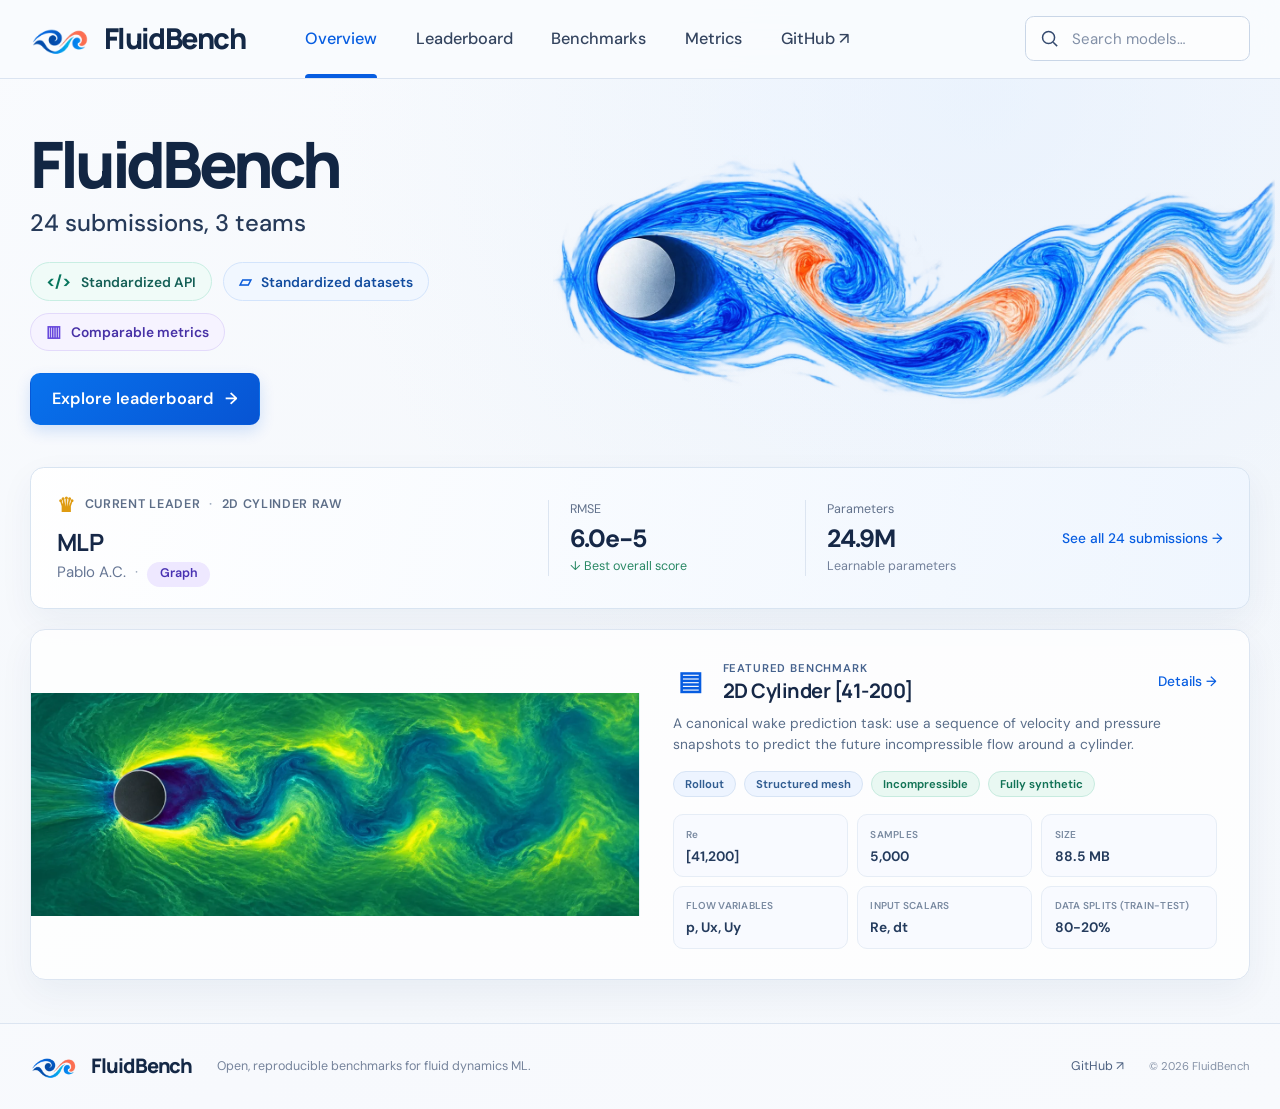
<file: index.html>
<!doctype html>
<html lang="en">
<head>
  <meta charset="utf-8">
  <meta name="viewport" content="width=device-width, initial-scale=1">
  <meta name="theme-color" content="#f5f8fc">
  <meta name="description" content="FluidBench is an open, reproducible benchmark for machine learning in fluid dynamics.">
  <link rel="canonical" href="https://sp-droid.github.io/FluidBench/">
  <meta property="og:type" content="website">
  <meta property="og:site_name" content="FluidBench">
  <meta property="og:title" content="Fluidbench">
  <meta property="og:description" content="FluidBench is an open, reproducible benchmark for machine learning in fluid dynamics.">
  <meta property="og:url" content="https://sp-droid.github.io/FluidBench/">
  <meta property="og:image" content="https://sp-droid.github.io/FluidBench/assets/mark.png">
  <meta property="og:image:alt" content="FluidBench blue and cyan flowing swirl mark">
  <meta name="twitter:card" content="summary">
  <meta name="twitter:title" content="Fluidbench">
  <meta name="twitter:description" content="FluidBench is an open, reproducible benchmark for machine learning in fluid dynamics.">
  <meta name="twitter:image" content="https://sp-droid.github.io/FluidBench/assets/mark.png">
  <meta name="twitter:image:alt" content="FluidBench blue and cyan flowing swirl mark">
  <title>Fluidbench</title>
  <link rel="icon" href="assets/favicon.png" type="image/png">
  <link rel="stylesheet" href="assets/site.css">
  <script src="assets/site.js" defer></script><script src="assets/data.js" defer></script><script src="assets/top-model.js" defer></script><script src="assets/dataset-tags.js" defer></script>
</head>
<body>
  <header class="site-header">
    <div class="header-inner">
      <a class="brand" href="index.html" aria-label="FluidBench home"><img src="assets/mark.webp" alt="" width="50" height="40"><span>FluidBench</span></a>
      <button class="menu-toggle" type="button" aria-expanded="false" aria-controls="primary-nav" aria-label="Open navigation"><span></span><span></span><span></span></button>
      <nav class="primary-nav" id="primary-nav" aria-label="Primary navigation">
        <a class="nav-link active" aria-current="page" href="index.html">Overview</a><a class="nav-link" href="pages/leaderboard.html">Leaderboard</a><a class="nav-link" href="pages/benchmarks.html">Benchmarks</a><a class="nav-link" href="pages/metrics.html">Metrics</a><a class="nav-link nav-external" href="https://github.com/sp-droid/FluidBench" target="_blank" rel="noreferrer">GitHub ↗</a>
      </nav>
      <div class="header-actions">
        <form class="header-search" action="pages/leaderboard.html" method="get" role="search"><svg aria-hidden="true" viewBox="0 0 24 24"><circle cx="10.8" cy="10.8" r="6.8"></circle><path d="m16 16 4.5 4.5"></path></svg><input type="search" name="q" placeholder="Search models…" aria-label="Search models"></form>
        
      </div>
    </div>
  </header>
  <main>
    <section class="hero shell">
      <div class="hero-copy">
        
        <h1>FluidBench</h1>
        <p class="hero-lede" id="site-submission-count">2 submissions, 1 team</p>
        <div class="feature-pills" aria-label="Platform features"><span class="feature-pill pill-green"><span class="pill-icon">&lt;/&gt;</span>Standardized API</span><span class="feature-pill pill-blue"><span class="pill-icon">▱</span>Standardized datasets</span><span class="feature-pill pill-purple"><span class="pill-icon">▥</span>Comparable metrics</span></div>
        <div class="hero-actions"><a class="button button-primary" href="pages/leaderboard.html">Explore leaderboard <span aria-hidden="true">→</span></a></div>
      </div>
      <figure class="flow-visual"><img src="assets/cylinder-flow-hero.webp" alt="Cylinder flow with a long, swirling wake"></figure>
    </section>
    <section class="shell top-model-section" aria-labelledby="top-model-title">
      <div class="top-model-card">
        <div class="top-model-copy"><div class="section-kicker"><span class="kicker-icon">♛</span> Current leader <span class="kicker-dot">·</span> <span id="top-model-dataset">2D Cylinder</span></div><h2 id="top-model-title">MeshGraphNet</h2><p><span id="top-model-authors">Pfaff et al. (2021)</span> <span class="inline-divider">·</span> <span id="top-model-representation" class="badge badge-graph">Graph</span></p></div>
        <div class="top-model-stat"><span>RMSE</span><strong id="top-model-rmse">1.1e-2</strong><small>↓ Best overall score</small></div>
        <div class="top-model-stat"><span>Parameters</span><strong id="top-model-params">3.1M</strong><small>Learnable parameters</small></div>
        <a class="text-link top-model-link" href="pages/leaderboard.html">See all <span id="top-model-count">2 submissions</span> <span aria-hidden="true">→</span></a>
      </div>
    </section>
    <section class="shell section-space">
      <!-- Featured benchmark: set its ID here; everything inside the card follows it. -->
      <article class="surface-card benchmark-card featured-benchmark-card" data-dataset-id="cylinder_interp">
        <div class="benchmark-summary">
          <div class="featured-benchmark-visual"><img src="assets/cylinder-flow-dataset200.webp" data-dataset-image alt="2D Cylinder [41-200] benchmark visualization" loading="lazy"></div>
          <div class="featured-benchmark-copy">
            <div class="card-title-row"><span class="line-icon icon-blue" aria-hidden="true">▤</span><div><p class="eyebrow">Featured benchmark</p><h2 data-dataset-field="name">2D Cylinder [41-200]</h2></div><a class="text-link card-link" data-dataset-details-link href="pages/benchmarks.html?dataset=cylinder_interp#benchmark-details">Details →</a></div>
            <p class="featured-benchmark-description" data-dataset-field="description">A canonical wake prediction task: use a sequence of velocity and pressure snapshots to predict the future incompressible flow around a cylinder.</p>
            <div class="featured-benchmark-tags"><div class="benchmark-class-tags" data-benchmark-tags></div><div class="dataset-origin-tags" data-origin-category><span class="dataset-origin-badge dataset-origin-fully-synthetic" title="Training and test data are synthetic; pretraining data is absent or synthetic.">Fully synthetic</span></div></div>
            <dl class="featured-benchmark-details"><div><dt class="symbol-label">Re</dt><dd data-dataset-field="reynoldsNumbers">[41,200]</dd></div><div><dt>Samples</dt><dd data-dataset-field="sampleCount">5,000</dd></div><div><dt>Size</dt><dd data-dataset-field="sizeGb">88.5 MB</dd></div><div><dt>Flow variables</dt><dd data-dataset-field="flowVariables">p, Ux, Uy</dd></div><div><dt>Input scalars</dt><dd data-dataset-field="inputScalarNames">Re, dt</dd></div><div><dt>Data splits (train-test)</dt><dd data-dataset-field="splitFractions">80-20%</dd></div></dl>
          </div>
        </div>
      </article>
    </section>
  </main>
  <footer class="site-footer"><div class="shell footer-inner"><a class="brand footer-brand" href="index.html"><img src="assets/mark.webp" alt="" width="40" height="32"><span>FluidBench</span></a><p>Open, reproducible benchmarks for fluid dynamics ML.</p><div class="footer-links"><a href="https://github.com/sp-droid/FluidBench" target="_blank" rel="noreferrer">GitHub ↗</a></div><span class="copyright">© <span data-year></span> FluidBench</span></div></footer>
</body>
</html>
</file>
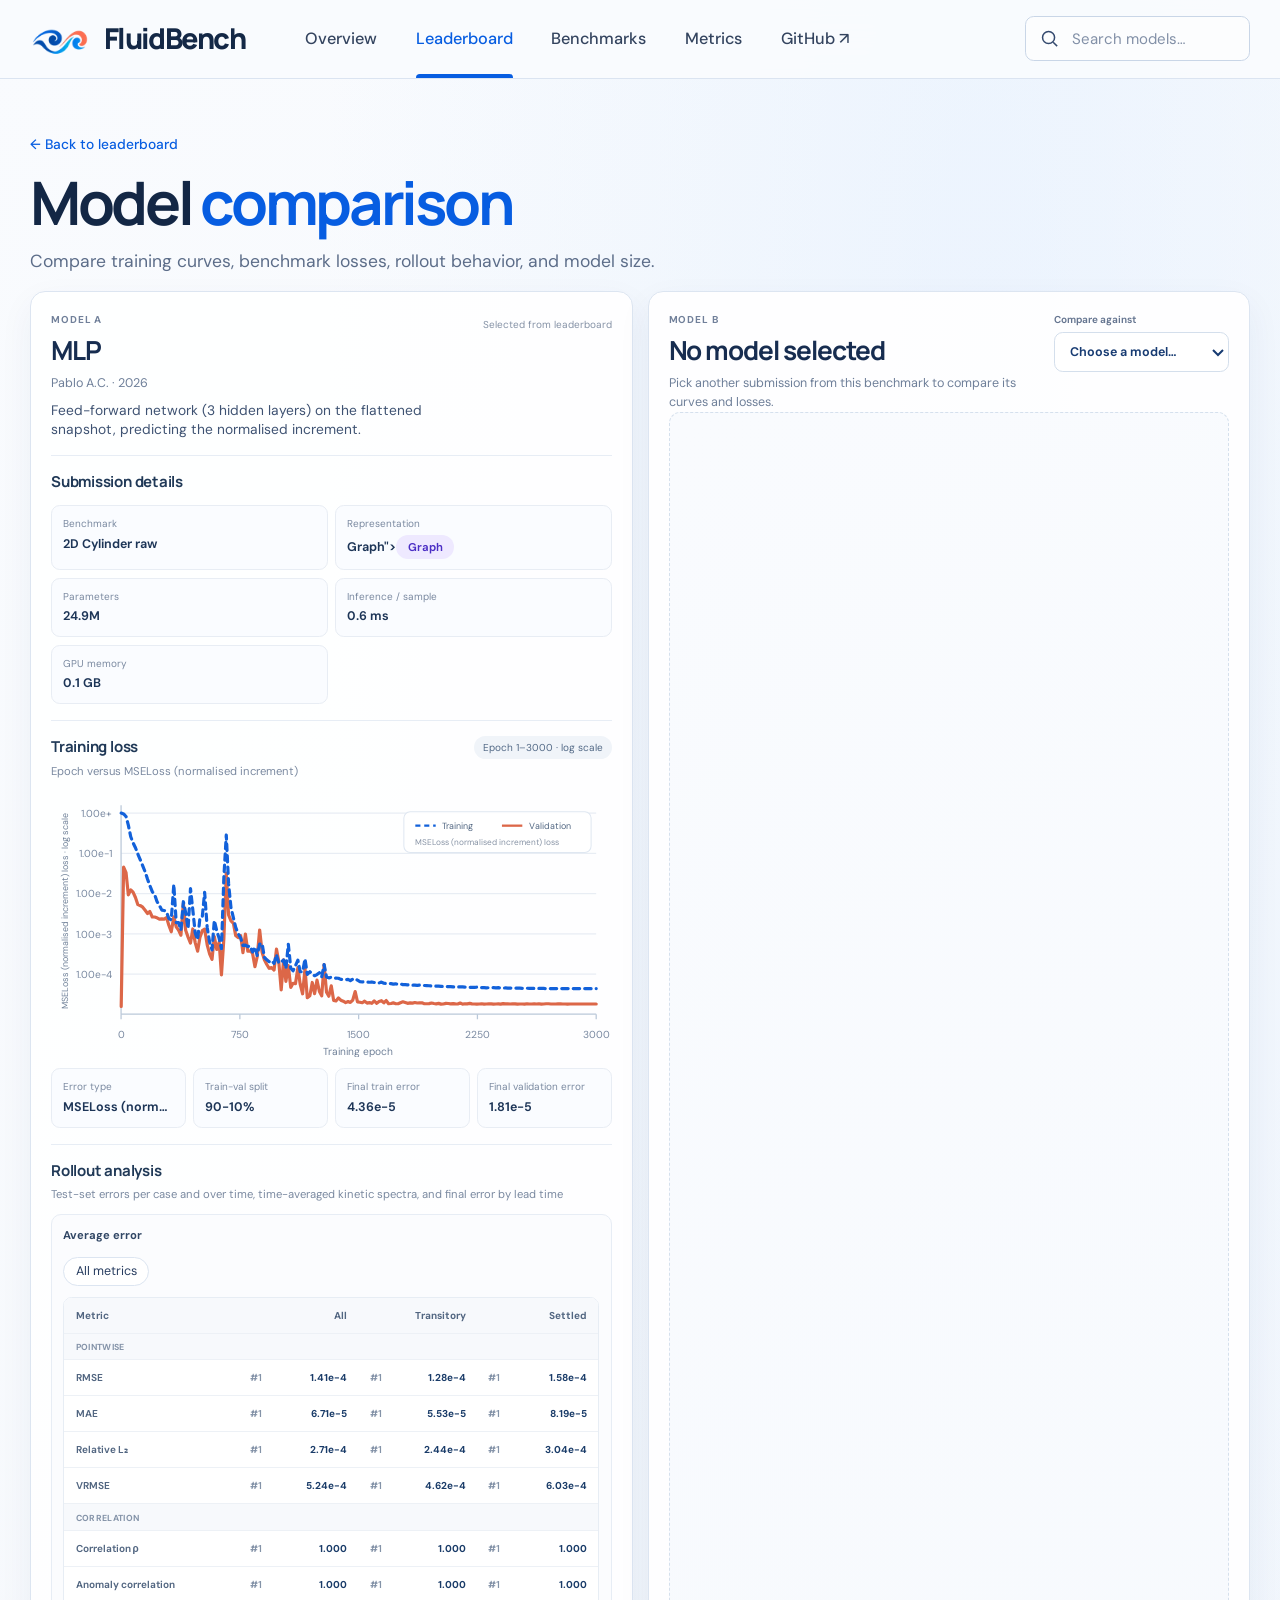
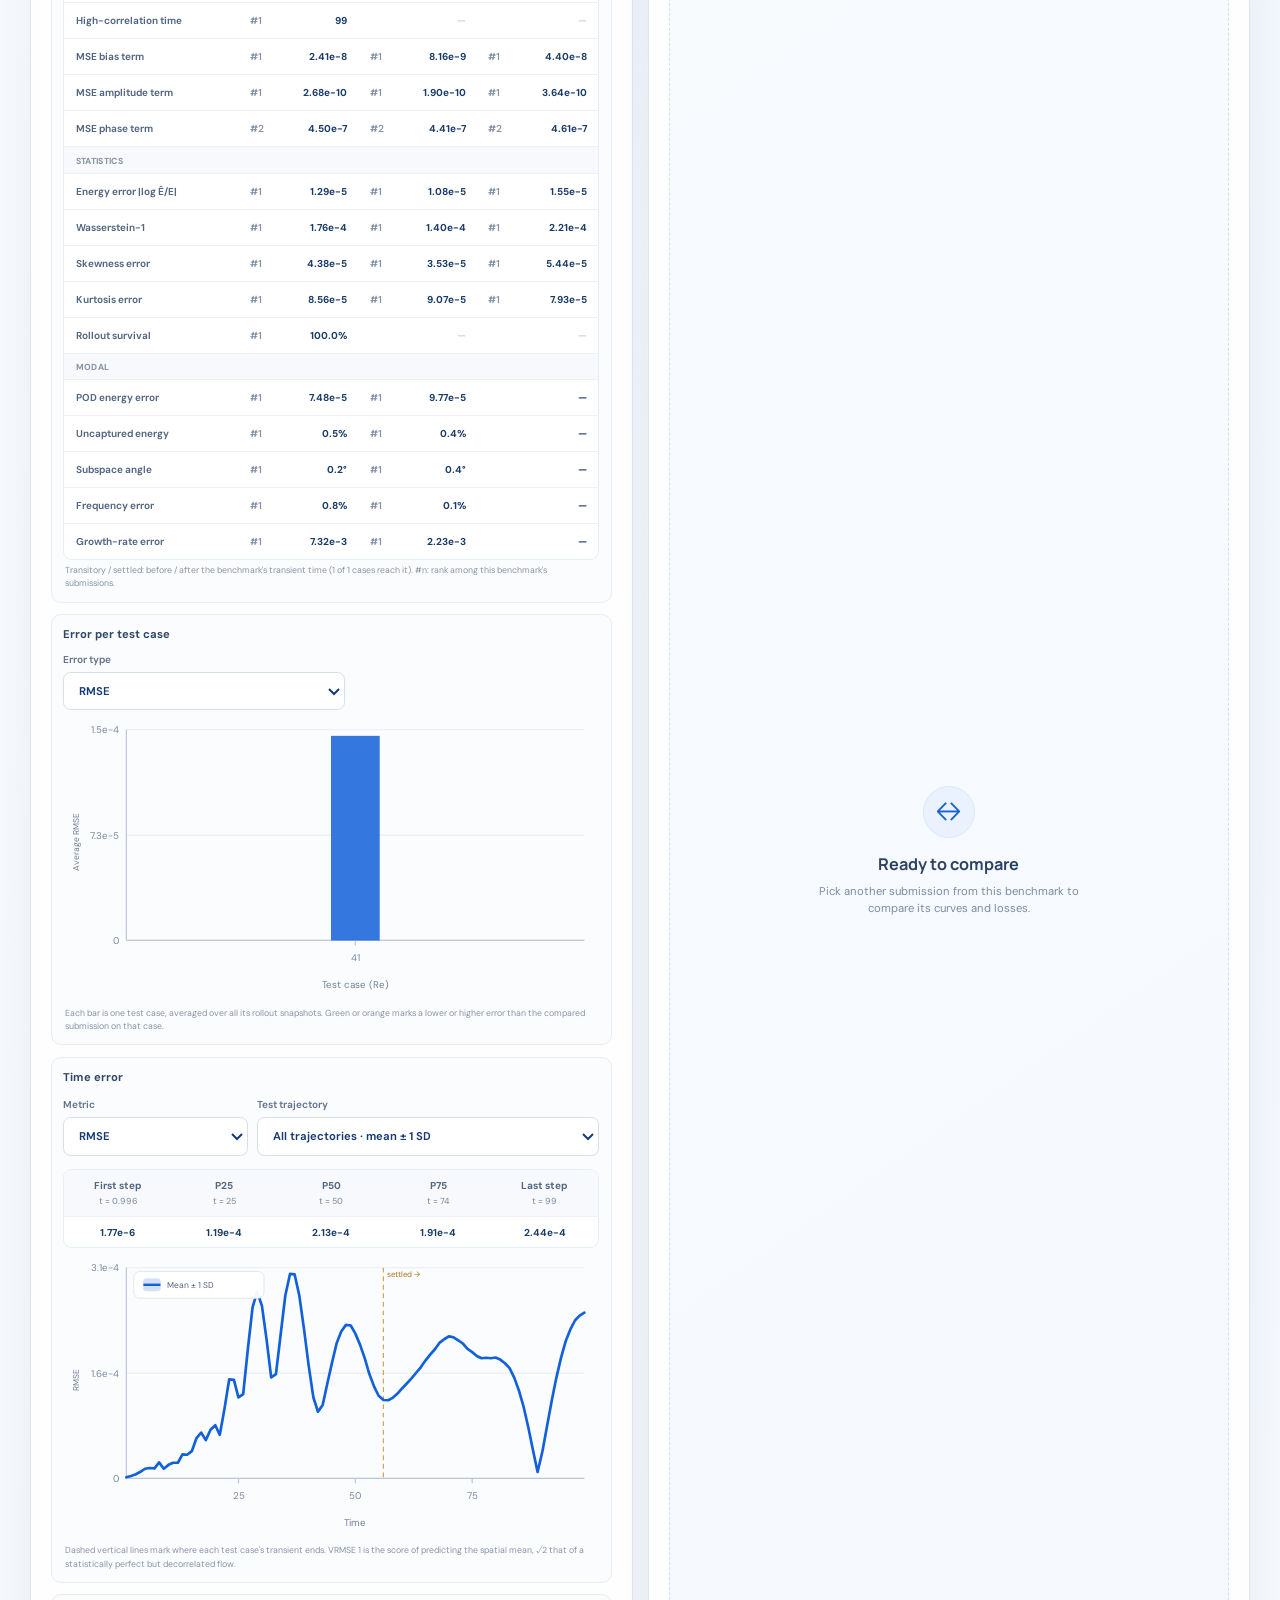
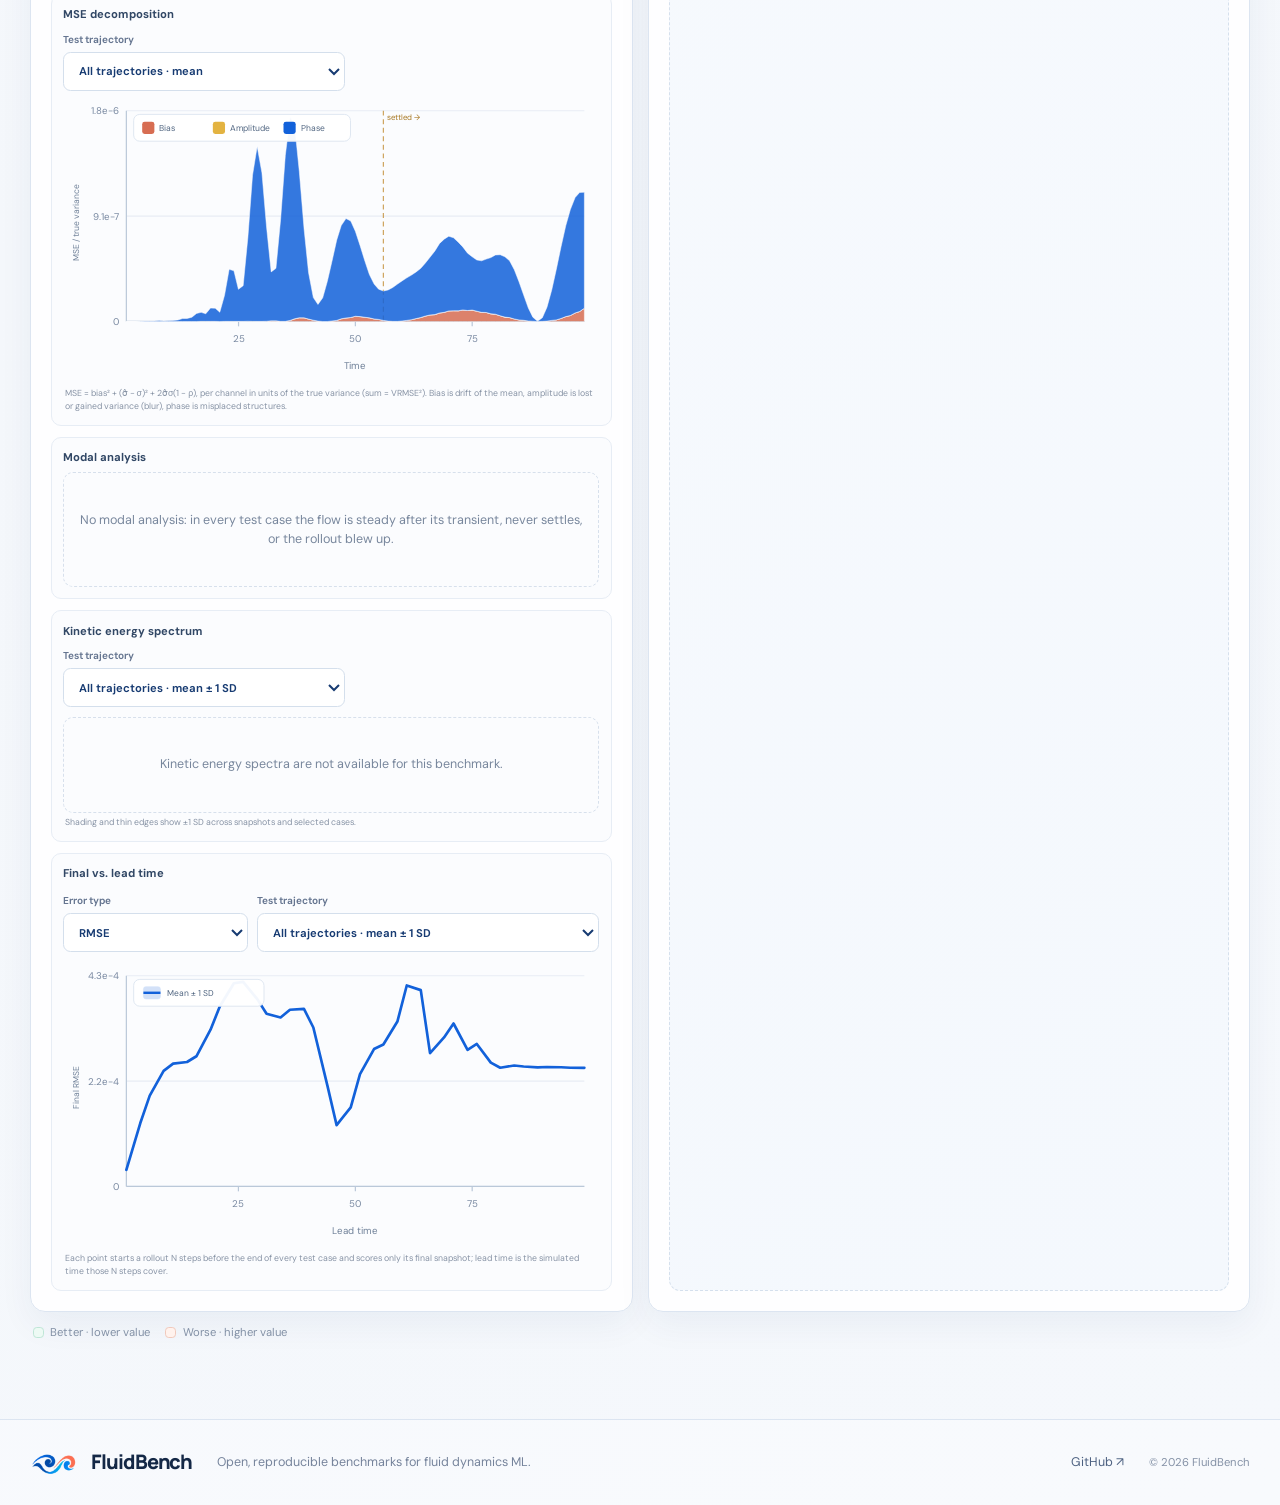
<file: pages/compare.html>
<!doctype html>
<html lang="en">
<head>
  <meta charset="utf-8"><meta name="viewport" content="width=device-width, initial-scale=1"><meta name="theme-color" content="#f5f8fc">
  <meta name="description" content="Compare FluidBench submissions, training curves, and evaluation losses side by side.">
  <link rel="canonical" href="https://sp-droid.github.io/FluidBench/pages/compare.html">
  <meta property="og:type" content="website"><meta property="og:site_name" content="FluidBench"><meta property="og:title" content="Compare models — FluidBench"><meta property="og:description" content="Compare FluidBench submissions, training curves, and evaluation losses side by side."><meta property="og:url" content="https://sp-droid.github.io/FluidBench/pages/compare.html"><meta property="og:image" content="https://sp-droid.github.io/FluidBench/assets/mark.png"><meta property="og:image:alt" content="FluidBench blue and cyan flowing swirl mark"><meta name="twitter:card" content="summary"><meta name="twitter:title" content="Compare models — FluidBench"><meta name="twitter:description" content="Compare FluidBench submissions, training curves, and evaluation losses side by side."><meta name="twitter:image" content="https://sp-droid.github.io/FluidBench/assets/mark.png"><meta name="twitter:image:alt" content="FluidBench blue and cyan flowing swirl mark">
  <title>Compare models — FluidBench</title><link rel="icon" href="../assets/favicon.png" type="image/png"><link rel="stylesheet" href="../assets/site.css">
  <script src="../assets/site.js" defer></script><script src="../assets/data.js" defer></script><script src="../assets/compare.js" defer></script>
</head>
<body>
  <header class="site-header"><div class="header-inner">
    <a class="brand" href="../index.html" aria-label="FluidBench home"><img src="../assets/mark.webp" alt="" width="50" height="40"><span>FluidBench</span></a><button class="menu-toggle" type="button" aria-expanded="false" aria-controls="primary-nav" aria-label="Open navigation"><span></span><span></span><span></span></button>
    <nav class="primary-nav" id="primary-nav" aria-label="Primary navigation"><a class="nav-link" href="../index.html">Overview</a><a class="nav-link active" aria-current="page" href="leaderboard.html">Leaderboard</a><a class="nav-link" href="benchmarks.html">Benchmarks</a><a class="nav-link" href="metrics.html">Metrics</a><a class="nav-link nav-external" href="https://github.com/sp-droid/FluidBench" target="_blank" rel="noreferrer">GitHub ↗</a></nav>
    <div class="header-actions"><form class="header-search" action="leaderboard.html" method="get" role="search"><svg aria-hidden="true" viewBox="0 0 24 24"><circle cx="10.8" cy="10.8" r="6.8"></circle><path d="m16 16 4.5 4.5"></path></svg><input type="search" name="q" placeholder="Search models…" aria-label="Search models"></form></div>
  </div></header>
  <main class="shell compare-shell">
    <section class="page-hero compare-page-hero"><a class="text-link compare-back-link" href="leaderboard.html">← Back to leaderboard</a><h1>Model <span>comparison</span></h1><p>Compare training curves, benchmark losses, rollout behavior, and model size.</p></section>
    <div class="compare-split" aria-label="Model comparison">
      <article class="compare-panel compare-panel-left" id="compare-left" aria-label="Selected model">Loading model…</article>
      <article class="compare-panel compare-panel-right" id="compare-right" aria-label="Comparison model">Loading comparison…</article>
    </div>
    <div class="compare-note"><div class="compare-color-key" aria-label="Result comparison colors"><span><i class="better-key" aria-hidden="true"></i>Better · lower value</span><span><i class="worse-key" aria-hidden="true"></i>Worse · higher value</span></div></div>
  </main>
  <footer class="site-footer"><div class="shell footer-inner"><a class="brand footer-brand" href="../index.html"><img src="../assets/mark.webp" alt="" width="40" height="32"><span>FluidBench</span></a><p>Open, reproducible benchmarks for fluid dynamics ML.</p><div class="footer-links"><a href="https://github.com/sp-droid/FluidBench" target="_blank" rel="noreferrer">GitHub ↗</a></div><span class="copyright">© <span data-year></span> FluidBench</span></div></footer>
</body>
</html>
</file>
<file: assets/site.css>
@import url('https://fonts.googleapis.com/css2?family=DM+Sans:wght@400;500;600;700&family=Manrope:wght@400;500;600;700;800&display=swap');

:root {
  color-scheme: light;
  --ink: #162847;
  --ink-soft: #283d60;
  --muted: #667694;
  --blue: #075de1;
  --blue-dark: #0646b7;
  --blue-pale: #e8f1ff;
  --line: #dce5f1;
  --line-strong: #c9d6e7;
  --surface: rgba(255, 255, 255, .83);
  --page: #f4f7fb;
  --green: #118d64;
  --shadow: 0 10px 28px rgba(25, 57, 104, .055);
  --radius: 12px;
}

* { box-sizing: border-box; }
html { scroll-behavior: smooth; scroll-padding-top: 90px; zoom: 1.25; }
body {
  margin: 0;
  color: var(--ink);
  background:
    radial-gradient(ellipse at 77% 9%, rgba(219, 235, 255, .42), transparent 33rem),
    linear-gradient(145deg, #f9fbfe 0%, var(--page) 62%, #f5f8fc 100%);
  font: 15px/1.5 "DM Sans", "Segoe UI", Arial, sans-serif;
  -webkit-font-smoothing: antialiased;
}
img, svg { max-width: 100%; }
a { color: inherit; text-decoration: none; }
button, input, select { font: inherit; }
button, a, input, select { -webkit-tap-highlight-color: transparent; }
button:focus-visible, a:focus-visible, input:focus-visible, select:focus-visible { outline: 3px solid rgba(16, 105, 238, .26); outline-offset: 2px; }
.shell { width: min(1460px, calc(100% - 48px)); margin-inline: auto; }

.site-header {
  position: sticky; z-index: 20; top: 0; background: rgba(249, 251, 254, .94);
  border-bottom: 1px solid rgba(214, 225, 240, .85); backdrop-filter: blur(16px);
}
.header-inner { min-height: 62px; width: min(1460px, calc(100% - 48px)); margin: auto; display: flex; align-items: center; gap: 34px; }
.brand { display: inline-flex; align-items: center; gap: 9px; flex: 0 0 auto; color: #142846; font: 800 23px/1 Manrope, "Segoe UI", sans-serif; letter-spacing: -.055em; }
.brand img { width: 50px; height: 40px; object-fit: contain; }
.primary-nav { height: 62px; display: flex; align-items: stretch; gap: 3px; }
.nav-link { display: inline-flex; align-items: center; position: relative; padding: 0 14px; color: #34445f; font-size: 13px; font-weight: 500; white-space: nowrap; transition: color .16s ease; }
.nav-link:hover, .nav-link.active { color: var(--blue); }
.nav-link.active::after { position: absolute; content: ""; height: 3px; bottom: 0; left: 14px; right: 14px; border-radius: 3px 3px 0 0; background: var(--blue); }
.header-actions { margin-left: auto; display: flex; align-items: center; gap: 12px; }
.header-search { height: 36px; width: 180px; padding: 0 10px; display: flex; align-items: center; gap: 8px; border: 1px solid var(--line-strong); border-radius: 7px; background: rgba(255,255,255,.6); }
.header-search svg { width: 17px; height: 17px; fill: none; stroke: #33496e; stroke-width: 1.7; flex: 0 0 auto; }
.header-search input { min-width: 0; width: 100%; border: 0; outline: 0; background: none; color: var(--ink); font-size: 12px; }
.header-search input::placeholder { color: #8290a7; }
.button { min-height: 42px; border: 1px solid transparent; border-radius: 8px; display: inline-flex; align-items: center; justify-content: center; gap: 9px; padding: 0 17px; font-size: 13px; font-weight: 600; transition: transform .16s, box-shadow .16s, background .16s; cursor: pointer; }
.button:hover { transform: translateY(-1px); }
.button-primary { color: white; background: linear-gradient(135deg, #0872ed, #0754d3); box-shadow: 0 5px 12px rgba(7, 93, 225, .16); }
.button-primary:hover { background: linear-gradient(135deg, #0868db, #0648be); box-shadow: 0 7px 16px rgba(7, 93, 225, .2); }
.button-primary svg { width: 16px; height: 16px; fill: none; stroke: currentColor; stroke-width: 1.8; stroke-linecap: round; stroke-linejoin: round; }
.button-small { min-height: 36px; padding-inline: 13px; font-size: 12px; border-radius: 6px; }
.button-quiet { color: var(--ink-soft); background: rgba(255,255,255,.55); border-color: var(--line); }
.button-outline { color: var(--blue); border-color: #bcd2f4; background: #fff; }
.button-outline:hover { background: #f5f9ff; }
.menu-toggle { display: none; }

.hero { min-height: 314px; display: grid; grid-template-columns: minmax(430px, .88fr) minmax(460px, 1.12fr); align-items: center; position: relative; padding-block: 31px 24px; }
.hero-copy { position: relative; z-index: 2; padding-bottom: 2px; }
.eyebrow { margin: 0 0 6px; color: #46638e; text-transform: uppercase; letter-spacing: .075em; font-size: 10px; font-weight: 600; }
h1, h2, h3, p { margin-top: 0; }
h1, h2, h3 { font-family: Manrope, "Segoe UI", Arial, sans-serif; }
.hero h1 { margin: 0; color: #122643; font-size: clamp(39px, 4vw, 58px); line-height: 1.02; font-weight: 800; letter-spacing: -.065em; }
.hero h1 span { color: var(--blue); }
.hero-lede { max-width: 565px; margin: 9px 0 5px; color: #263a59; font-size: 19px; line-height: 1.38; font-weight: 500; }
.hero-subtle { margin: 0; color: var(--muted); font-size: 13px; }
.feature-pills { display: flex; flex-wrap: wrap; gap: 9px; margin-top: 18px; }
.feature-pill { display: inline-flex; align-items: center; gap: 8px; padding: 5px 12px; border: 1px solid; border-radius: 999px; font-size: 11px; font-weight: 600; }
.pill-icon { font-size: 13px; font-weight: 700; }
.pill-green { color: #145f56; background: #f0fbf8; border-color: #c8eee3; }
.pill-green .pill-icon { color: #08765e; }
.pill-blue { color: #124c9f; background: #f1f7ff; border-color: #d3e4fc; }
.pill-blue .pill-icon { color: #095bda; }
.pill-purple { color: #4731a6; background: #f6f3ff; border-color: #e3dafb; }
.pill-purple .pill-icon { color: #6747dc; }
.hero-actions { display: flex; align-items: center; gap: 10px; margin-top: 17px; }
.flow-visual { min-width: 0; position: relative; margin: 0 -20px 0 -12px; align-self: stretch; display: flex; align-items: center; }
.flow-visual img { width: 100%; max-height: 295px; object-fit: contain; }
.flow-visual figcaption { position: absolute; right: 0; bottom: 19%; padding-left: 11px; border-left: 2px solid var(--blue); color: #0d4cbd; font-size: 11px; line-height: 1.25; }
.caption-rule { display: none; }

.top-model-section { margin-top: -3px; }
.top-model-card { display: grid; grid-template-columns: minmax(220px, 1.5fr) minmax(140px, .75fr) minmax(140px, .75fr) auto; align-items: center; gap: 19px; min-height: 105px; padding: 17px 21px; border: 1px solid #d8e4f1; border-radius: 11px; background: linear-gradient(105deg, rgba(255,255,255,.94), rgba(239,246,255,.85)); box-shadow: var(--shadow); }
.section-kicker { display: flex; align-items: center; gap: 7px; color: #5d6e88; font-size: 10px; font-weight: 600; text-transform: uppercase; letter-spacing: .055em; }
.kicker-icon { color: #df9b10; font-size: 16px; }
.kicker-dot { color: #a1aec1; }
.top-model-copy h2 { margin: 4px 0 1px; font-size: 19px; letter-spacing: -.035em; }
.top-model-copy p { margin: 0; color: var(--muted); font-size: 12px; }
.inline-divider { margin-inline: 4px; color: #9aa7b9; }
.badge { display: inline-flex; align-items: center; border-radius: 99px; padding: 3px 10px; font-size: 10px; line-height: 1.4; font-weight: 600; }
.badge-grid { color: #1b54b3; background: #e3efff; }
.badge-graph { color: #4831b2; background: #eee8ff; }
.badge-patches { color: #0b6b4d; background: #e1f5ec; }
.top-model-stat { min-height: 56px; padding-left: 17px; border-left: 1px solid var(--line); display: flex; flex-direction: column; }
.top-model-stat span { color: #62728c; font-size: 10px; }
.top-model-stat strong { margin-top: 1px; font-size: 20px; letter-spacing: -.04em; font-variant-numeric: tabular-nums; }
.top-model-stat small { color: #278763; font-size: 10px; }
.top-model-stat:nth-of-type(3) small { color: #72809a; }
.text-link { color: var(--blue); font-size: 11px; font-weight: 500; white-space: nowrap; }
.text-link:hover, .subtle-link:hover { color: var(--blue-dark); text-decoration: underline; text-underline-offset: 3px; }

.section-space { margin-top: 16px; }
.split-grid { display: grid; grid-template-columns: 1fr 1fr; gap: 12px; }
.surface-card { min-width: 0; border: 1px solid var(--line); border-radius: var(--radius); background: var(--surface); box-shadow: var(--shadow); }
.protocol-card, .benchmark-card, .interface-card, .shapes-card { padding: 17px 20px; }
.card-title-row { display: flex; align-items: center; gap: 12px; min-height: 33px; margin-bottom: 11px; }
.card-title-row > div { min-width: 0; }
.card-title-row h2 { margin: 0; font-size: 16px; line-height: 1.2; letter-spacing: -.025em; }
.card-title-row .eyebrow { margin-bottom: 2px; font-size: 9px; }
.line-icon { width: 28px; height: 28px; display: inline-flex; align-items: center; justify-content: center; flex: 0 0 auto; font-size: 21px; font-weight: 600; }
.icon-blue { color: var(--blue); }
.card-link { margin-left: auto; }
.body-copy { color: #3d506f; font-size: 12px; line-height: 1.55; }
.body-copy code, .step-card code { padding: 1px 4px; border-radius: 4px; color: #193b72; background: #eef3fa; font: 11px ui-monospace, SFMono-Regular, Consolas, monospace; }
.check-list { list-style: none; margin: 11px 0 0; padding: 0; display: grid; gap: 4px; color: #344967; font-size: 12px; }
.check-list li { position: relative; padding-left: 23px; }
.check-list li::before { content: "✓"; position: absolute; left: 2px; top: 0; color: #15976a; font-weight: 700; }
.benchmark-summary { display: grid; grid-template-columns: minmax(135px, .75fr) minmax(190px, 1.25fr); gap: 15px; align-items: stretch; }
.benchmark-summary > img { width: 100%; min-height: 165px; object-fit: cover; object-position: 12% center; border: 1px solid var(--line); border-radius: 8px; background: #edf5ff; }
.detail-list { margin: 0; display: grid; grid-template-columns: 1fr; align-content: center; }
.detail-list div { display: flex; justify-content: space-between; gap: 12px; padding: 4px 0; border-bottom: 1px solid #eaf0f7; font-size: 10px; }
.detail-list dt { color: #657590; }
.detail-list dd { margin: 0; color: #243a5d; text-align: right; overflow-wrap: anywhere; }
.selected-benchmark-extra { margin-top: 7px; padding-top: 4px; border-top: 1px solid #eaf0f7; }
.featured-benchmark-card { padding: 0; overflow: hidden; }
.featured-benchmark-card .benchmark-summary { grid-template-columns: minmax(0,1fr) minmax(0,1fr); gap: 0; align-items: stretch; }
.featured-benchmark-visual { min-width: 0; min-height: 0; width: 100%; aspect-ratio: 570 / 208; align-self: center; overflow: hidden; display: grid; place-items: center; padding: 0; border-right: 1px solid #e5edf7; background: linear-gradient(145deg,#eff6ff,#f9fbff 65%,#fff); }
.featured-benchmark-card .benchmark-summary > .featured-benchmark-visual > img { width: 100%; height: 100%; min-height: 0; object-fit: cover; object-position: center; border: 0; border-radius: 0; background: transparent; }
.featured-benchmark-copy { min-width: 0; display: flex; flex-direction: column; justify-content: center; padding: 24px 26px; }
.featured-benchmark-copy .card-title-row { margin-bottom: 8px; }
.featured-benchmark-description { margin: 0 0 13px; color: #596d89; font-size: 11px; line-height: 1.5; }
.featured-benchmark-tags { display: flex; flex-wrap: wrap; align-items: center; gap: 6px; margin-bottom: 14px; }
.featured-benchmark-details { display: grid; grid-template-columns: repeat(3,minmax(0,1fr)); gap: 7px; margin: auto 0 0; }
.featured-benchmark-details div { min-width: 0; padding: 9px 10px; border: 1px solid #e6edf6; border-radius: 8px; background: #f8faff; }
.featured-benchmark-details dt { margin-bottom: 4px; color: #7a8aa1; font-size: 8px; font-weight: 600; letter-spacing: .025em; text-transform: uppercase; }
.featured-benchmark-details dd { margin: 0; color: #243b5d; font-size: 11px; font-weight: 650; line-height: 1.35; overflow-wrap: anywhere; }
.benchmark-feature-stats { display: grid; grid-template-columns: repeat(2,minmax(0,1fr)); gap: 5px 12px; margin: 12px 0 14px; }
.benchmark-feature-stats div { min-width: 0; padding: 7px 0; border-bottom: 1px solid #eaf0f7; }
.benchmark-feature-stats dt { color: #8290a5; font-size: 8px; font-weight: 650; text-transform: uppercase; letter-spacing: .025em; }
.benchmark-feature-stats dd { margin: 3px 0 0; color: #314967; font-size: 10px; line-height: 1.4; overflow-wrap: anywhere; }

.section-heading { display: flex; align-items: end; justify-content: space-between; margin: 0 1px 12px; }
.section-heading h2 { margin: 0; font-size: 22px; letter-spacing: -.04em; }
.section-heading > p { margin: 0 0 3px; color: var(--muted); font-size: 12px; }
.steps-grid { display: grid; grid-template-columns: 1fr 32px 1fr 32px 1fr; align-items: center; gap: 10px; padding: 15px 20px; border: 1px solid var(--line); border-radius: var(--radius); background: rgba(255,255,255,.68); }
.step-card { text-align: center; padding: 8px 10px; }
.step-number { width: 42px; height: 42px; margin: 0 auto 10px; display: grid; place-items: center; border-radius: 50%; color: #0758d6; background: #e1edff; box-shadow: inset 0 0 0 6px rgba(255,255,255,.44); font: 800 20px Manrope, sans-serif; }
.step-card h3 { margin: 0 0 5px; font-size: 14px; letter-spacing: -.02em; }
.step-card p { max-width: 260px; min-height: 36px; margin: 0 auto 5px; color: #586985; font-size: 11px; line-height: 1.4; }
.subtle-link { color: #1762ce; font-size: 10px; font-weight: 600; }
.step-arrow { color: #afbdd1; text-align: center; font-size: 21px; }

.interface-card, .shapes-card { padding-top: 15px; }
.code-block { position: relative; overflow: auto; margin: 10px 0 0; padding: 13px 15px; border: 1px solid #e1e9f3; border-radius: 8px; background: linear-gradient(135deg, #f7f9fc, #f4f7fb); color: #263c60; font: 10px/1.65 ui-monospace, SFMono-Regular, Consolas, monospace; white-space: normal; }
.code-block code { font: inherit; }
.code-keyword { color: #b01283; }
.code-comment { color: #72819b; }
.copy-button { position: absolute; top: 7px; right: 7px; z-index: 1; width: 27px; height: 27px; border: 1px solid #dfe7f2; border-radius: 5px; color: #314a70; background: #fff; cursor: pointer; }
.copy-button:hover { color: var(--blue); border-color: #b9d0f2; }
.shape-panels { display: grid; grid-template-columns: 1fr 1fr; gap: 10px; }
.shape-panel { min-width: 0; min-height: 174px; padding: 9px 12px; border: 1px solid #e1eaf5; border-radius: 8px; background: linear-gradient(145deg, #f7faff, #eef5ff); }
.shape-unstructured { background: linear-gradient(145deg, #faf9ff, #f1f0ff); border-color: #e4e0fa; }
.shape-panel h3 { margin: 0; text-align: center; color: #0756cd; font-size: 10px; font-weight: 600; }
.shape-unstructured h3 { color: #4d3ac1; }
.grid-cube { width: 83px; height: 43px; margin: 5px auto 8px; position: relative; background: linear-gradient(135deg,#8ec2ff 0 50%,#4d9ff7 50%); border: 1px solid #1568d1; transform: skewY(-25deg) scale(.95); box-shadow: 12px 5px 0 -1px #b9a9ff, 12px 5px 0 0 #4934ca; }
.grid-cube::before { content:""; position:absolute; inset: 9px 0 auto; border-top:1px solid rgba(8,75,170,.75); border-bottom:1px solid rgba(8,75,170,.75); height: 8px; }
.grid-cube::after { content:""; position:absolute; left: 26px; top:0; height:100%; border-left:1px solid rgba(8,75,170,.75); box-shadow: 26px 0 0 rgba(8,75,170,.75); }
.grid-cube i { display: none; }
.mesh-graphic { height: 59px; margin: 0 auto; display: grid; place-items: center; }
.mesh-graphic svg { width: min(170px, 100%); height: 61px; }
.shape-panel dl { display: grid; gap: 2px; margin: 3px 0 0; }
.shape-panel dl div { display: grid; grid-template-columns: 49px 1fr; gap: 4px; color: #3f5271; font: 9px/1.35 ui-monospace, SFMono-Regular, Consolas, monospace; }
.shape-panel dt { color: #152d52; }
.shape-panel dd { margin: 0; overflow-wrap: anywhere; }

.reproducible-card { display: grid; grid-template-columns: minmax(240px,1fr) minmax(330px,1.3fr) auto; align-items: center; gap: 22px; padding: 16px 20px; }
.repro-copy { display: flex; gap: 12px; align-items: flex-start; }
.repro-copy .line-icon { margin-top: 2px; }
.repro-copy h2 { margin: 0 0 4px; font-size: 16px; }
.repro-copy .body-copy { margin: 0; }
.repro-facts { display: grid; grid-template-columns: repeat(3,1fr); gap: 10px; }
.repro-facts div { min-width: 0; display: flex; flex-direction: column; padding-left: 13px; border-left: 1px solid var(--line); }
.repro-facts strong { font-size: 11px; }
.repro-facts span { color: var(--muted); font-size: 9px; }
.site-footer { margin-top: 34px; border-top: 1px solid var(--line); background: rgba(249,251,254,.7); }
.footer-inner { min-height: 68px; display: flex; align-items: center; gap: 20px; }
.footer-brand { font-size: 16px; }
.footer-brand img { width: 40px; height: 32px; }
.footer-inner > p { margin: 0; color: #75839b; font-size: 10px; }
.footer-links { display: flex; gap: 15px; margin-left: auto; color: #4d6181; font-size: 10px; }
.footer-links a:hover { color: var(--blue); }
.copyright { color: #8491a6; font-size: 9px; }

/* Shared page interiors */
.page-hero { padding: 40px 0 21px; }
.page-hero .eyebrow { margin-bottom: 5px; }
.page-hero h1 { max-width: 800px; margin: 0; color: #132745; font-size: clamp(34px, 4vw, 48px); line-height: 1.08; letter-spacing: -.055em; }
.page-hero h1 span { color: var(--blue); }
.page-hero p:last-child { max-width: 760px; margin: 10px 0 0; color: #5c6d89; font-size: 14px; }
.content-grid { display: grid; grid-template-columns: repeat(3,1fr); gap: 13px; }
.content-card { padding: 19px; border: 1px solid var(--line); border-radius: var(--radius); background: var(--surface); box-shadow: var(--shadow); }
.content-card h2, .content-card h3 { margin: 0 0 7px; font-size: 17px; letter-spacing: -.025em; }
.content-card p { margin: 0; color: #5b6c87; font-size: 12px; }
.content-card .eyebrow { margin-bottom: 5px; font-size: 9px; }
.card-icon { width: 35px; height: 35px; margin-bottom: 12px; display: grid; place-items: center; color: var(--blue); border: 1px solid #d5e4f8; border-radius: 9px; background: #f0f6ff; font-size: 18px; }
.content-wide { grid-column: 1/-1; }
.info-table { width: 100%; border-collapse: collapse; font-size: 12px; }
.info-table th, .info-table td { padding: 10px 12px; text-align: left; border-bottom: 1px solid #e7edf5; }
.info-table th { color: #697a95; font-size: 10px; font-weight: 600; text-transform: uppercase; letter-spacing: .04em; }
.info-table td { color: #314664; }
.info-table td.benchmark-id-value { color: #1858bd; font-family: ui-monospace, SFMono-Regular, Consolas, monospace; font-size: 11px; font-weight: 650; }
.info-table tr:last-child td { border-bottom: 0; }
.callout { padding: 16px 18px; border: 1px solid #d6e5fa; border-radius: 10px; background: linear-gradient(110deg,#f3f8ff,#fff); color: #385273; font-size: 12px; }
.callout strong { color: #183d76; }
.code-inline { padding: 1px 4px; border: 1px solid #e0e8f2; border-radius: 4px; color: #24416a; background: #f6f8fb; font: 11px ui-monospace, Consolas, monospace; }

/* Leaderboard */
.leaderboard-shell { padding-bottom: 20px; }
.leaderboard-layout { display: grid; grid-template-columns: minmax(0, 2.1fr) minmax(310px, .92fr); gap: 12px; align-items: start; }
.leaderboard-panel { min-width: 0; padding: 15px; border: 1px solid var(--line); border-radius: 11px; background: rgba(255,255,255,.88); box-shadow: var(--shadow); }
.filter-grid { display: grid; grid-template-columns: minmax(190px,1.2fr) minmax(210px,1fr); gap: 9px; align-items: end; margin-bottom: 12px; }
.filter-field { min-width: 0; display: flex; flex-direction: column; gap: 4px; }
.filter-field label { color: #314664; font-size: 10px; font-weight: 600; }
.select-wrap { position: relative; }
.select-wrap::after { position: absolute; top: 50%; right: 11px; content: "⌄"; transform: translateY(-59%); color: #284468; font-size: 16px; pointer-events: none; }
.filter-field select, .table-search { width: 100%; height: 37px; padding: 0 28px 0 10px; border: 1px solid #d4dfec; border-radius: 7px; color: #152a4b; background: #fff; font-size: 11px; appearance: none; }
.dataset-select { display: grid; grid-template-columns: 74px minmax(0,1fr); align-items: center; overflow: hidden; border: 1px solid #d4dfec; border-radius: 7px; background: #fff; }
.dataset-select .select-wrap::after { content: none; }
.dataset-thumb { width: 74px; height: 35px; object-fit: cover; object-position: 23% center; border-right: 1px solid #d4dfec; }
.dataset-select .select-wrap select { border: 0; }
.table-search-wrap { position: relative; }
.table-search-wrap svg { position: absolute; left: 9px; top: 10px; width: 15px; height: 15px; stroke: #526987; fill: none; stroke-width: 1.7; }
.table-search { padding: 0 8px 0 30px; }
.table-search::placeholder { color: #8694a8; }
.table-wrap { overflow: auto; border: 1px solid #e0e7f0; border-radius: 8px; }
.leaderboard-table { width: 100%; min-width: 600px; border-collapse: collapse; background: rgba(255,255,255,.75); font-size: 11px; }
.leaderboard-table th { height: 35px; padding: 0 10px; color: #344a6a; background: #f8fafd; border-bottom: 1px solid #e4eaf2; text-align: left; font-size: 10px; font-weight: 600; white-space: nowrap; }
.leaderboard-table th.score-heading { padding: 0 12px; }
.leaderboard-table th.sortable-heading { padding: 0 3px; }
/* Every column shrinks to its content; the score column (auto width) takes all remaining space. */
.leaderboard-table th, .leaderboard-table td { width: 1%; }
.leaderboard-table th.score-heading, .leaderboard-table td.score-cell { width: auto; min-width: 190px; text-align: left; }
.leaderboard-table th.sortable-heading .sort-button { white-space: normal; line-height: 1.25; }
.score-heading-inner { display: flex; align-items: center; justify-content: space-between; gap: 10px; }
.score-scale-hint { color: #8a98ad; font-size: 9px; font-weight: 500; letter-spacing: .01em; white-space: nowrap; }
.sort-button { width: 100%; min-height: 32px; display: inline-flex; align-items: center; justify-content: flex-start; gap: 5px; padding: 4px 5px; border: 0; border-radius: 5px; color: #344a6a; background: transparent; font: inherit; font-weight: 600; text-align: left; white-space: nowrap; cursor: pointer; }
.sort-button:hover, .sort-button:focus-visible { color: #075de1; background: #edf4ff; outline: none; }
.sort-arrow { display: inline-block; margin-left: 2px; color: #17365f; font-size: 11px; }
.error-picker { position: relative; display: inline-block; }
.score-picker { display: flex; align-items: center; gap: 5px; }
.error-picker-button { display: inline-flex; align-items: center; gap: 7px; min-height: 27px; padding: 4px 8px; border: 1px solid #d3e0ef; border-radius: 7px; color: #173b72; background: linear-gradient(135deg,#f1f7ff,#fff 76%); box-shadow: 0 1px 2px rgba(23,54,95,.06); font: inherit; font-weight: 700; white-space: nowrap; cursor: pointer; }
.error-picker-button:hover, .error-picker-button:focus-visible, .error-picker-button[aria-expanded="true"] { border-color: #9ec1ef; background: #f4f8ff; outline: none; box-shadow: 0 0 0 3px rgba(16,105,238,.1); }
.error-picker-value { color: #153e7a; font-size: 10px; }
.error-picker-menu { position: fixed; z-index: 80; top: 0; left: 0; min-width: 176px; max-height: min(80vh,260px); overflow-y: auto; overscroll-behavior: contain; display: grid; gap: 2px; padding: 5px; border: 1px solid #dce5f0; border-radius: 9px; background: #fff; box-shadow: 0 12px 28px rgba(28,53,87,.16); }
.error-picker-menu[hidden] { display: none; }
.error-picker-option { width: 100%; min-height: 31px; display: flex; align-items: center; justify-content: space-between; gap: 13px; padding: 6px 8px; border: 0; border-radius: 6px; color: #344a6a; background: transparent; font: inherit; font-size: 10px; text-align: left; cursor: pointer; }
.error-picker-option:hover, .error-picker-option:focus-visible { color: #075de1; background: #f1f6ff; outline: none; }
.error-picker-option.is-selected { color: #075de1; background: #edf4ff; font-weight: 700; }
.error-picker-check { width: 13px; color: #0a966b; text-align: center; }
.representation-badge { display: inline-block; padding: 3px 9px; border-radius: 999px; color: #1753bd; background: #e6f0ff; font-size: 9px; }
.representation-badge.graph { color: #4b2ec5; background: #eee9ff; }
.representation-badge.patches { color: #0b6b4d; background: #e1f5ec; }
.leaderboard-table td { height: 45px; padding: 5px 7px; border-bottom: 1px solid #e8edf4; color: #425674; white-space: nowrap; font-variant-numeric: tabular-nums; }
.leaderboard-table tbody tr:last-child td { border-bottom: 0; }
.leaderboard-table th:last-child, .leaderboard-table td:last-child { padding-right: 14px; }
.leaderboard-table tbody tr:hover { background: #f6f9fe; }
.leaderboard-table tbody tr:first-child { background: #fff9ea; }
.leaderboard-table tbody tr:first-child:hover { background: #fff6df; }
.leaderboard-table tbody tr.submission-row { cursor: pointer; }
.leaderboard-table tbody tr.submission-row:focus-visible { outline: 2px solid #1763d6; outline-offset: -2px; background: #edf4ff; }
.leaderboard-table .rank-cell { width: 34px; color: #263b5e; text-align: center; font-size: 13px; }
/* Hovering (or focusing) a row blanks its cells and shows the submission's one-phrase description across the row. */
.leaderboard-table tbody tr.has-description { position: relative; }
.row-description { position: absolute; inset: 0; display: flex; align-items: center; padding: 0 18px; color: #1f3657; font-size: 11.5px; font-weight: 600; line-height: 1.35; text-align: left; white-space: normal; visibility: hidden; opacity: 0; transition: opacity .12s ease; pointer-events: none; }
.leaderboard-table tbody tr.has-description:is(:hover, :focus-visible) > td { color: transparent; }
.leaderboard-table tbody tr.has-description:is(:hover, :focus-visible) > td > :not(.row-description) { visibility: hidden; }
.leaderboard-table tbody tr.has-description:is(:hover, :focus-visible) .row-description { visibility: visible; opacity: 1; }
/* Every column is centred except Model (the second). */
.leaderboard-table th, .leaderboard-table td { text-align: center; }
.leaderboard-table th:nth-child(2), .leaderboard-table td:nth-child(2) { text-align: left; }
.leaderboard-table th:not(:nth-child(2)) .sort-button { justify-content: center; }
.medal { display: inline-block; font-size: 15px; filter: saturate(.92); }
.model-name { display: block; color: #172d50; font-size: 11px; font-weight: 700; }
.model-author { display: block; color: #77869d; font-size: 9px; }
.metric-value { color: #162b4b !important; font-weight: 600; }
.leaderboard-table td.score-cell { padding: 5px 12px; }
.score-meter { display: flex; align-items: center; gap: 10px; }
.score-number { flex: none; min-width: 4.2em; color: #162b4b; font-size: 12px; font-weight: 700; text-align: right; }
.metric-bar { position: relative; flex: 1; height: 14px; border-radius: 999px; background: #eef2f7; box-shadow: inset 0 1px 2px rgba(23,54,95,.07); }
.metric-bar.is-empty { background: repeating-linear-gradient(135deg,#f1f4f8 0 6px,#e9eef4 6px 12px); }
.metric-bar-fill { position: relative; display: block; height: 100%; border-radius: inherit; background: linear-gradient(90deg,#b7d5fc,#4f93ec); box-shadow: 0 1px 2px rgba(31,103,214,.22); transition: width .35s ease; }
.metric-bar-fill.is-best { background: linear-gradient(90deg,#9ee5c8,#18a874); box-shadow: 0 1px 2px rgba(16,138,92,.25); }
.leaderboard-table tbody tr:hover .metric-bar-fill { filter: brightness(1.04) saturate(1.1); }
.empty-state { padding: 30px 15px; text-align: center; color: #77869c; font-size: 12px; }
.table-note { display: flex; justify-content: space-between; gap: 12px; padding: 9px 2px 0; color: #8592a6; font-size: 9px; }
.sidebar-stack { display: grid; gap: 12px; }
.sidebar-stack .surface-card { padding: 16px 18px; }
.protocol-compact .check-list { margin-top: 11px; gap: 5px; }
.benchmark-compact .card-title-row { margin-bottom: 9px; }
.benchmark-compact-tags { display: grid; gap: 6px; margin: 0 0 11px; }
.benchmark-compact .selected-benchmark-visual { width: 100%; aspect-ratio: 2 / 1; margin-bottom: 11px; overflow: hidden; border: 1px solid #dce7f5; border-radius: 8px; background: #edf5ff; }
.benchmark-compact .selected-benchmark-visual img { display: block; width: 100%; height: 100%; object-fit: cover; object-position: center; }
.selected-benchmark-details { display: grid; grid-template-columns: repeat(2,minmax(0,1fr)); column-gap: 15px; margin: 0; border-top: 1px solid #e8eef6; }
.selected-benchmark-details > div { min-width: 0; padding: 8px 0 7px; border-bottom: 1px solid #e8eef6; }
.selected-benchmark-details dt { margin-bottom: 3px; color: #7a8aa1; font-size: 8px; font-weight: 650; letter-spacing: .025em; text-transform: uppercase; }
.selected-benchmark-details dd { margin: 0; color: #263c5b; font-size: 10px; font-weight: 650; line-height: 1.35; overflow-wrap: anywhere; }
.benchmark-card:not(.benchmark-compact) > .dataset-origin-tags { margin: 0 0 12px; }
.dataset-origin-tags { display: flex; flex-wrap: wrap; align-items: center; gap: 6px; }
.dataset-origin-badge { display: inline-flex; align-items: center; padding: 4px 9px; border: 1px solid transparent; border-radius: 999px; font-size: 9px; font-weight: 650; line-height: 1.25; white-space: nowrap; }
.dataset-origin-fully-synthetic { color: #117256; border-color: #c7ebdf; background: #e9f8f2; }
.dataset-origin-simulated-training { color: #315d91; border-color: #d7e4f5; background: #edf4ff; }
.dataset-origin-real-training { color: #a2530a; border-color: #f1d5b4; background: #fff4e8; }
.dataset-origin-real-finetuning { color: #5635aa; border-color: #ddd1fb; background: #f2edff; }
.dataset-origin-other { color: #586982; border-color: #dce4ee; background: #f5f7fa; }
.sidebar-code { margin-top: 10px; }
.run-facts { display: grid; grid-template-columns: repeat(3,1fr); gap: 7px; margin-top: 9px; }
.run-facts div { padding: 8px; border: 1px solid #e4ebf3; border-radius: 7px; background: #f9fbfd; }
.run-facts strong { display: block; font-size: 9px; }
.run-facts span { color: #71809a; font-size: 8px; }

.benchmark-feature { display: grid; grid-template-columns: minmax(0,1.25fr) minmax(320px,.75fr); gap: 18px; align-items: center; overflow: hidden; padding: 13px 20px 13px 8px; }
.benchmark-feature-art { width: 100%; height: auto; aspect-ratio: 570 / 208; object-fit: cover; object-position: center; }
.benchmark-feature-copy { padding: 15px 18px 15px 0; }
.benchmark-feature-copy h2 { margin: 0 0 8px; font-size: 25px; letter-spacing: -.04em; }
.benchmark-feature-copy > p:not(.eyebrow) { max-width: 520px; margin: 0 0 12px; color: #526681; font-size: 13px; }
.benchmark-tag-row { display: flex; flex-wrap: wrap; align-items: center; gap: 8px; margin-bottom: 17px; }
.benchmark-tag-row .dataset-origin-tags { flex-basis: 100%; }
.benchmark-class-tags { display: flex; flex-wrap: wrap; align-items: center; gap: 6px; }
.benchmark-class-tag { display: inline-flex; align-items: center; padding: 4px 9px; border: 1px solid #dbe6f4; border-radius: 999px; color: #315d91; background: #eef5ff; font-size: 9px; font-weight: 650; line-height: 1.25; white-space: nowrap; }
.benchmark-mesh-tag { color: #315d91; border-color: #d7e4f5; background: #edf4ff; }
.benchmark-problem-tag { color: #315d91; border-color: #d7e4f5; background: #edf4ff; }
.benchmark-compressible { color: #a14c20; border-color: #f0d0bf; background: #fff2e9; }
.benchmark-incompressible { color: #137456; border-color: #c7ebdf; background: #e9f8f2; }
.soft-tag { padding: 3px 9px; border: 1px solid #e0e8f2; border-radius: 999px; color: #536681; background: #f9fbfd; font-size: 10px; }
.benchmark-spec-grid { display: grid; grid-template-columns: repeat(3,1fr); gap: 12px; }
.benchmark-spec-grid .content-card { min-height: 160px; }
.benchmark-table-card { width: 100%; max-width: 760px; margin-right: auto; padding: 18px 20px; border: 1px solid var(--line); border-radius: var(--radius); background: var(--surface); box-shadow: var(--shadow); }
.benchmark-table-card .section-heading { margin-bottom: 12px; }
.benchmark-table-card .section-heading h2 { margin: 0; font-size: 18px; font-weight: 750; }
.benchmark-table-card .info-table { min-width: 580px; }
.benchmark-directory { padding: 17px 19px; border: 1px solid var(--line); border-radius: var(--radius); background: var(--surface); box-shadow: var(--shadow); }
.benchmark-directory .section-heading { margin-bottom: 11px; }
.benchmark-directory .section-heading h2 { margin: 0; font-size: 18px; font-weight: 750; }
.benchmark-directory-table { min-width: 1180px; }
.benchmark-directory-table th, .benchmark-directory-table td { padding: 9px 11px; white-space: nowrap; }
.benchmark-directory-table td:first-child strong { color: #223a5b; font-weight: 650; }
.benchmark-directory-table td .text-link { font-size: 10px; }
.data-origin-guide summary { cursor: pointer; }
.data-origin-guide ul { margin: 12px 0 0; padding-left: 21px; }
.data-origin-guide li + li { margin-top: 6px; }
.benchmark-page .info-table th { color: #435772; font-weight: 750; }
.benchmark-page .benchmark-table-card .info-table td:first-child { color: #263d5c; font-weight: 650; }
.benchmark-page .benchmark-table-card .info-table td[title] { text-decoration: underline dotted #a9b7c9; text-underline-offset: 3px; cursor: help; }
.benchmark-page .info-table thead { background: #f7f9fc; }
.benchmark-page .info-table tbody tr:nth-child(even) td { background: #f8fafc; }
.benchmark-page .benchmark-directory-table tr.is-selected td { background: #f0f6ff; }
.benchmark-page .benchmark-directory-table tr.is-selected td:first-child { box-shadow: inset 3px 0 #2671dc; }
.benchmark-directory-table tbody tr[data-benchmark-id] { cursor: pointer; }
.benchmark-directory-table tbody tr[data-benchmark-id]:hover td { background: #f1f6fd; }
.benchmark-directory-table tbody tr[data-benchmark-id]:focus-visible td { outline: 2px solid #7aa8e8; outline-offset: -2px; }
.benchmark-case-grid { display: grid; grid-template-columns: repeat(2,minmax(0,1fr)); gap: 12px; }
.benchmark-case-card { min-width: 0; padding: 17px 19px; border: 1px solid var(--line); border-radius: var(--radius); background: var(--surface); box-shadow: var(--shadow); }
.benchmark-case-heading { display: flex; align-items: flex-start; justify-content: space-between; gap: 10px; }
.benchmark-case-heading .eyebrow { margin-bottom: 3px; }
.benchmark-case-heading h3 { margin: 0; color: #183151; font-size: 18px; letter-spacing: -.035em; }
.benchmark-case-mark { width: 34px; height: 34px; display: grid; place-items: center; border-radius: 9px; color: var(--blue); background: #eaf2ff; font-size: 20px; }
.benchmark-case-tags { display: flex; flex-wrap: wrap; gap: 6px; margin: 11px 0; }
.benchmark-case-description { margin: 0 0 10px; color: #536782; font-size: 11px; }
.benchmark-case-facts { display: grid; grid-template-columns: repeat(2,minmax(0,1fr)); gap: 6px 14px; margin: 0 0 11px; }
.benchmark-case-facts div { min-width: 0; padding: 6px 0; border-bottom: 1px solid #edf1f6; }
.benchmark-case-facts dt { color: #8290a5; font-size: 8px; }
.benchmark-case-facts dd { margin: 3px 0 0; color: #314967; font-size: 9px; overflow-wrap: anywhere; }
.benchmark-empty-card { grid-column: 1/-1; color: #7888a0; font-size: 11px; }

.model-list-heading { display: flex; justify-content: space-between; align-items: end; gap: 12px; margin: 0 0 12px; }
.model-list-heading h2 { margin: 0; font-size: 20px; letter-spacing: -.035em; }
.model-list-heading .eyebrow { margin-bottom: 3px; }
.models-grid { display: grid; grid-template-columns: 1fr 1fr; gap: 11px; }
.model-card { min-width: 0; display: grid; grid-template-columns: 32px minmax(120px,1fr) minmax(185px,1.1fr); gap: 12px; align-items: center; position: relative; padding: 16px 17px; border: 1px solid var(--line); border-radius: var(--radius); background: var(--surface); box-shadow: var(--shadow); scroll-margin-top: 80px; }
.model-card:target { border-color: #9fc3f2; box-shadow: 0 0 0 3px rgba(7,93,225,.1); }
.model-rank { width: 30px; height: 30px; display: grid; place-items: center; border-radius: 50%; color: #435876; background: #f0f4f9; font-size: 12px; }
.model-card:first-child .model-rank { color: #b47a00; background: #fff3d5; font-size: 16px; }
.model-card-main { min-width: 0; }
.model-card-main .eyebrow { margin-bottom: 2px; font-size: 8px; }
.model-card-main h2 { overflow-wrap: anywhere; margin: 0; font-size: 14px; letter-spacing: -.025em; }
.model-card-authors { margin: 2px 0 5px; color: #71809a; font-size: 10px; }
.model-card-metrics { display: grid; grid-template-columns: 1fr 1fr; gap: 5px 11px; }
.model-card-metrics div { display: flex; flex-direction: column; }
.model-card-metrics span { color: #7b899f; font-size: 8px; }
.model-card-metrics strong { color: #1d3557; font-size: 10px; font-variant-numeric: tabular-nums; }
.model-detail-link { position: absolute; right: 17px; bottom: 8px; font-size: 9px; }

.compare-shell { padding-bottom: 28px; }
.compare-page-hero { padding-bottom: 14px; }
.compare-back-link { display: inline-block; margin-bottom: 13px; }
.compare-split { display: grid; grid-template-columns: minmax(0,1fr) minmax(0,1fr); gap: 12px; align-items: stretch; }
.compare-panel { --curve-color: #1261da; min-width: 0; padding: 16px; border: 1px solid var(--line); border-radius: var(--radius); background: rgba(255,255,255,.92); box-shadow: var(--shadow); }
.compare-panel-right.is-unselected { display: flex; flex-direction: column; }
.compare-panel-top { min-height: 67px; display: flex; align-items: flex-start; justify-content: space-between; gap: 10px; }
.compare-model-title { min-width: 0; }
.compare-side-label { display: block; margin-bottom: 3px; color: #71809a; font-size: 8px; font-weight: 700; letter-spacing: .09em; text-transform: uppercase; }
.compare-model-title h2 { margin: 0; color: #172d50; font-size: 21px; letter-spacing: -.04em; overflow-wrap: anywhere; }
.compare-model-title p { margin: 3px 0 0; color: #6e7f99; font-size: 10px; }
.compare-model-title p.compare-model-description { margin-top: 6px; max-width: 46ch; color: #3e5272; font-size: 11px; line-height: 1.4; }
.compare-model-select { min-width: 140px; display: flex; flex-direction: column; gap: 4px; color: #657590; font-size: 8px; font-weight: 650; }
.compare-model-select select { max-width: 190px; min-width: 130px; height: 32px; padding: 0 23px 0 8px; border: 1px solid #d4dfec; border-radius: 7px; color: #173b72; background: #fff; font-size: 10px; }
.compare-fixed-label { padding-top: 4px; color: #8592a6; font-size: 8px; text-align: right; }
.compare-empty-state { min-height: 455px; display: flex; flex-direction: column; align-items: center; justify-content: center; padding: 28px; border: 1px dashed #d5e0ed; border-radius: 9px; color: #71819a; background: linear-gradient(145deg,#f9fbfe,#f4f8fd); text-align: center; }
.compare-panel-right.is-unselected .compare-empty-state { flex: 1; }
.compare-empty-icon { width: 42px; height: 42px; display: grid; place-items: center; margin-bottom: 11px; border: 1px solid #dce8f8; border-radius: 50%; color: #1763d6; background: #eaf2ff; font-size: 20px; }
.compare-empty-state h3 { margin: 0 0 5px; color: #2b4262; font-size: 13px; }
.compare-empty-state p { max-width: 235px; margin: 0; color: #7c8ba1; font-size: 9px; line-height: 1.5; }
.compare-section { margin-top: 13px; padding-top: 12px; border-top: 1px solid #e7edf5; }
.compare-section h3 { margin: 0; color: #203957; font-size: 12px; letter-spacing: -.015em; }
.compare-section-title { display: flex; align-items: start; justify-content: space-between; gap: 8px; margin-bottom: 8px; }
.compare-section-title p { margin: 3px 0 0; color: #7a89a0; font-size: 9px; }
/* One line only, so long loss names never push the next section down on one side of the compare page */
.compare-section-title > div { min-width: 0; }
.compare-section-title p, .training-summary dd { white-space: nowrap; overflow: hidden; text-overflow: ellipsis; }
.chart-range { padding: 3px 7px; border-radius: 999px; color: #526986; background: #f0f4f9; font-size: 8px; white-space: nowrap; }
.compare-facts { display: grid; grid-template-columns: repeat(2,minmax(0,1fr)); gap: 6px; margin: 9px 0 0; }
.compare-facts div { min-width: 0; padding: 8px 9px; border: 1px solid #e8edf4; border-radius: 7px; background: #fafcff; }
.compare-facts .is-better { border-color: #bfe6d7; background: #edfaf4; }
.compare-facts .is-better dd { color: #117256; }
.compare-facts .is-worse { border-color: #f0c9bc; background: #fff2ed; }
.compare-facts .is-worse dd { color: #ad4b31; }
.compare-facts .is-tied { border-color: #dce5f0; background: #f2f6fb; }
.compare-facts dt { margin-bottom: 3px; color: #7a89a0; font-size: 8px; }
.compare-facts dd { margin: 0; color: #1d3557; font-size: 10px; font-weight: 650; overflow-wrap: anywhere; }
.compare-chart-empty { padding: 30px 12px; border: 1px dashed #d7e0ec; border-radius: 8px; color: #77869c; font-size: 10px; text-align: center; }
.training-chart-empty { aspect-ratio: 440 / 210; display: grid; place-items: center; padding: 0 12px; }
.training-summary { grid-template-columns: repeat(4, minmax(0, 1fr)); }
.rollout-analysis-controls { display: grid; grid-template-columns: minmax(105px,.7fr) minmax(0,1.3fr); gap: 7px; margin: 9px 0 11px; }
.rollout-analysis-controls label { min-width: 0; display: grid; gap: 4px; color: #657590; font-size: 8px; font-weight: 650; }
.rollout-analysis-controls select { width: 100%; min-width: 0; height: 31px; padding: 0 8px; border: 1px solid #d4dfec; border-radius: 6px; color: #173b72; background: #fff; font: inherit; font-size: 9px; }
.rollout-spectrum-controls { width: min(100%, 225px); margin: 7px 0 8px; }
.rollout-spectrum-controls label { min-width: 0; display: grid; gap: 4px; color: #657590; font-size: 8px; font-weight: 650; }
.rollout-spectrum-controls select { width: 100%; min-width: 0; height: 31px; padding: 0 8px; border: 1px solid #d4dfec; border-radius: 6px; color: #173b72; background: #fff; font: inherit; font-size: 9px; }
.rollout-chart-block { min-width: 0; margin-top: 9px; padding: 9px; border: 1px solid #e7edf5; border-radius: 8px; background: #fbfcfe; }
.rollout-chart-block h4 { margin: 0 0 5px; color: #314765; font-size: 9px; font-weight: 700; }
.rollout-chart-wrap { width: 100%; min-width: 0; overflow: hidden; }
.rollout-chart { width: 100%; height: auto; display: block; overflow: visible; }
.rollout-gridline line { stroke: #e8edf4; stroke-width: 1; }
.rollout-gridline text, .rollout-tick text { fill: #7888a0; font-family: inherit; font-size: 8px; }
.rollout-tick line, .rollout-axis { stroke: #bac8d9; stroke-width: 1; }
.rollout-comparison-segment { fill: none; stroke-width: 3; stroke-linecap: butt; pointer-events: stroke; }
.rollout-comparison-segment.is-better { stroke: #20a477; }
.rollout-comparison-segment.is-worse { stroke: #d76d52; }
.rollout-comparison-segment.is-tied { stroke: #9aa9bb; }
.case-bar { fill: var(--curve-color); opacity: .85; }
.case-bar.is-better { fill: #20a477; }
.case-bar.is-worse { fill: #d76d52; }
.case-bar.is-tied { fill: #9aa9bb; }
.case-bar:hover { opacity: 1; }
.rollout-axis-label { fill: #6f8098; font-family: inherit; font-size: 8px; }
.rollout-y-axis-label { font-size: 7px; }
.rollout-line { fill: none; stroke-linecap: round; stroke-linejoin: round; stroke-width: 2.2; }
.rollout-error-line, .rollout-prediction-line { stroke: var(--curve-color); }
.rollout-reference-line { stroke: #8493a8; stroke-dasharray: 5 3; }
.rollout-band { stroke: none; }
.rollout-band-model { fill: var(--curve-color); opacity: .14; }
.rollout-band-reference { fill: #8493a8; opacity: .15; }
.rollout-band-edge { fill: none; stroke-width: .8; opacity: .78; stroke-linecap: round; stroke-linejoin: round; }
.rollout-band-edge-model { stroke: var(--curve-color); }
.rollout-band-edge-reference { stroke: #8493a8; stroke-dasharray: 4 3; }
.rollout-error-point, .rollout-spectrum-point { stroke: #fff; stroke-width: 1; }
.rollout-in-graph-legend rect { fill: rgba(255,255,255,.95); stroke: #dfe7f1; stroke-width: .8; }
.rollout-in-graph-legend text { fill: #526782; font-family: inherit; font-size: 7px; }
.rollout-in-graph-legend line { stroke-width: 2; }
.rollout-in-graph-legend .rollout-legend-mean-band { fill: var(--curve-color); opacity: .18; stroke: var(--curve-color); stroke-width: .5; }
.rollout-in-graph-legend .rollout-legend-mean { stroke: var(--curve-color); }
.rollout-in-graph-legend .rollout-legend-reference { stroke: #8493a8; stroke-dasharray: 4 3; }
.rollout-in-graph-legend .rollout-legend-prediction { stroke: var(--curve-color); }
.rollout-in-graph-legend .rollout-legend-reference-band { fill: #8493a8; opacity: .18; stroke: #8493a8; stroke-width: .5; }
.rollout-in-graph-legend .rollout-legend-prediction-band { fill: var(--curve-color); opacity: .18; stroke: var(--curve-color); stroke-width: .5; }
.rollout-chart-note { margin: 3px 1px 0; color: #8793a5; font-size: 7px; }
.rollout-reference-level line { stroke: #9aa9bb; stroke-width: .9; stroke-dasharray: 3 3; }
.rollout-reference-level text { fill: #8493a8; font-family: inherit; font-size: 6.5px; }
.rollout-transient line { stroke: #c08a2d; stroke-width: 1; stroke-dasharray: 4 3; opacity: .75; }
.rollout-transient text { fill: #a87822; font-family: inherit; font-size: 6.5px; }
.murphy-area { stroke: #fff; stroke-width: .4; opacity: .85; }
.murphy-bias { fill: #d76d52; }
.murphy-amplitude { fill: #e3b341; }
.murphy-phase { fill: var(--curve-color); }
.modal-bar-reference { fill: #8493a8; opacity: .7; }
.modal-bar-prediction { fill: var(--curve-color); opacity: .85; }
.modal-bar-prediction.is-better { fill: #20a477; }
.modal-bar-prediction.is-worse { fill: #d76d52; }
.rollout-in-graph-legend rect.murphy-bias { fill: #d76d52; stroke: none; }
.rollout-in-graph-legend rect.murphy-amplitude { fill: #e3b341; stroke: none; }
.rollout-in-graph-legend rect.murphy-phase, .rollout-in-graph-legend rect.modal-bar-prediction { fill: var(--curve-color); stroke: none; }
.rollout-in-graph-legend rect.modal-bar-reference { fill: #8493a8; stroke: none; }
.evaluation-loss-table tr.evaluation-group th { padding: 6px 9px 4px; color: #8493a8; background: #f7f9fc; font-size: 7px; font-weight: 700; letter-spacing: .04em; text-transform: uppercase; text-align: left; }
.evaluation-loss-table tbody td.is-empty { color: #b6c1cf; font-weight: 500; }
.training-chart-wrap { width: 100%; overflow: hidden; position: relative; }
.training-chart { width: 100%; height: auto; display: block; overflow: visible; }
.chart-gridline line { stroke: #e8edf4; stroke-width: 1; }
.chart-gridline text, .chart-tick text { fill: #7888a0; font-family: inherit; font-size: 8px; }
.chart-tick line, .chart-axis { stroke: #bac8d9; stroke-width: 1; }
.chart-axis-label { fill: #6f8098; font-family: inherit; font-size: 8px; }
.chart-y-label { font-size: 7px; }
.chart-series { fill: none; stroke: var(--curve-color); stroke-linecap: round; stroke-linejoin: round; stroke-width: 2.5; }
.chart-training-line { stroke: #1261da; stroke-dasharray: 5 4; }
.chart-validation-line { stroke: #dc6748; }
.chart-hover-tooltip { position: absolute; z-index: 4; max-width: min(260px, calc(100% - 12px)); padding: 6px 8px; border: 1px solid #c9d7e9; border-radius: 6px; color: #193455; background: rgba(255,255,255,.97); box-shadow: 0 5px 16px rgba(26,54,92,.14); font-size: 9px; line-height: 1.35; font-variant-numeric: tabular-nums; white-space: nowrap; pointer-events: none; }
.chart-hover-tooltip[hidden] { display: none; }
.chart-legend-in-graph rect { fill: rgba(255,255,255,.94); stroke: #dfe7f1; stroke-width: .8; }
.chart-legend-entry { cursor: default; }
.chart-legend-in-graph rect.chart-legend-hit, .rollout-in-graph-legend rect.chart-legend-hit { fill: transparent; stroke: none; pointer-events: all; }
[data-series] { transition: opacity .12s; }
.chart-legend-in-graph text { fill: #526782; font-family: inherit; font-size: 7px; }
.chart-legend-in-graph .chart-legend-loss-name { fill: #8793a5; font-size: 6.5px; }
.chart-legend-training { stroke: #1261da; stroke-width: 1.8; stroke-dasharray: 4 3; }
.chart-legend-validation { stroke: #dc6748; stroke-width: 1.8; }
.training-chart-legend { display: flex; align-items: center; flex-wrap: wrap; gap: 7px 13px; color: #566a86; font-size: 8px; }
.training-chart-legend > span { display: inline-flex; align-items: center; gap: 5px; }
.legend-line { width: 16px; height: 0; border-top: 2px solid var(--curve-color); }
.legend-line-dashed { border-top-style: dashed; opacity: .65; }
.training-chart-legend .chart-loss-name { margin-left: auto; color: #7b8ba2; }
.compare-loss-grid { display: grid; grid-template-columns: repeat(2,minmax(0,1fr)); gap: 6px; margin: 9px 0 0; }
.compare-loss-item { display: flex; align-items: center; justify-content: space-between; gap: 7px; min-width: 0; padding: 8px 9px; border: 1px solid #e8edf4; border-radius: 7px; background: #fafcff; }
.compare-loss-item dt { min-width: 0; color: #6d7d95; font-size: 8px; }
.compare-loss-item dd { margin: 0; color: #173b72; font-size: 9px; font-weight: 700; font-variant-numeric: tabular-nums; white-space: nowrap; }
.compare-loss-item.is-better { border-color: #bfe6d7; background: #edfaf4; }
.compare-loss-item.is-better dd { color: #117256; }
.compare-loss-item.is-worse { border-color: #f0c9bc; background: #fff2ed; }
.compare-loss-item.is-worse dd { color: #ad4b31; }
.compare-loss-item.is-tied { border-color: #dce5f0; background: #f2f6fb; }
.evaluation-loss-scroll { overflow-x: auto; margin-top: 9px; border: 1px solid #e7edf4; border-radius: 7px; }
.evaluation-loss-table { width: 100%; min-width: 260px; border-collapse: collapse; background: #fff; font-size: 8px; }
.evaluation-loss-table th, .evaluation-loss-table td { padding: 8px 9px; border-bottom: 1px solid #edf1f6; text-align: right; font-variant-numeric: tabular-nums; white-space: nowrap; }
.evaluation-loss-table thead th { color: #526681; background: #f7f9fc; font-weight: 700; }
.evaluation-loss-table thead th:first-child, .evaluation-loss-table tbody th { text-align: left; }
.evaluation-loss-table tbody th { color: #526681; font-weight: 650; }
.evaluation-loss-table tbody td { color: #193b68; font-weight: 700; }
.evaluation-loss-table tbody td.is-better { color: #117256; background: #edfaf4; }
.evaluation-loss-table tbody td.is-worse { color: #ad4b31; background: #fff2ed; }
.evaluation-loss-table tbody td.is-tied { color: #526681; background: #f2f6fb; }
.evaluation-loss-table tbody tr:last-child th, .evaluation-loss-table tbody tr:last-child td { border-bottom: 0; }
.rollout-checkpoint-scroll { overflow-x: auto; margin: 0 0 8px; border: 1px solid #e7edf4; border-radius: 7px; }
.rollout-checkpoint-table { width: 100%; min-width: 330px; table-layout: fixed; border-collapse: collapse; background: #fff; font-size: 8px; }
.rollout-checkpoint-table th, .rollout-checkpoint-table td { padding: 6px 4px; border-bottom: 1px solid #edf1f6; text-align: center; font-variant-numeric: tabular-nums; white-space: nowrap; }
.rollout-checkpoint-table thead th { color: #526681; background: #f7f9fc; font-weight: 700; }
.rollout-checkpoint-table thead th span, .rollout-checkpoint-table thead th small { display: block; }
.rollout-checkpoint-table thead th small { margin-top: 2px; color: #8996a8; font-size: 7px; font-weight: 500; }
.rollout-checkpoint-table tbody td { color: #193b68; font-weight: 700; }
.rollout-checkpoint-table tbody td.is-better { color: #117256; background: #edfaf4; }
.rollout-checkpoint-table tbody td.is-worse { color: #ad4b31; background: #fff2ed; }
.rollout-checkpoint-table tbody td.is-tied { color: #526681; background: #f2f6fb; }
.rollout-checkpoint-table tbody tr:last-child td { border-bottom: 0; }
.rollout-checkpoint-empty { padding: 9px 8px; margin-bottom: 8px; }
.compare-error { padding: 24px 12px; color: #6b7c95; font-size: 11px; text-align: center; }
.compare-note { display: flex; justify-content: space-between; gap: 10px; margin: 10px 2px 0; color: #8290a5; font-size: 9px; }
.compare-color-key { display: flex; align-items: center; flex-wrap: wrap; gap: 7px 12px; }
.compare-color-key span { display: inline-flex; align-items: center; gap: 5px; }
.compare-color-key i { width: 9px; height: 9px; display: inline-block; border: 1px solid; border-radius: 3px; }
.compare-color-key .better-key { border-color: #bfe6d7; background: #edfaf4; }
.compare-color-key .worse-key { border-color: #f0c9bc; background: #fff2ed; }

.docs-main { padding-bottom: 20px; }
.docs-toc { position: sticky; top: 62px; z-index: 5; display: flex; gap: 4px; overflow-x: auto; padding: 8px 10px; border: 1px solid var(--line); border-radius: 9px; background: rgba(249,251,254,.94); backdrop-filter: blur(12px); }
.docs-toc a { flex: 0 0 auto; padding: 5px 10px; border-radius: 6px; color: #4c6181; font-size: 10px; }
.docs-toc a:hover { color: var(--blue); background: #edf4ff; }
.docs-section { margin-top: 12px; padding: 20px 23px; scroll-margin-top: 118px; }
.docs-section > p { max-width: 930px; margin: 0 0 13px 40px; color: #516581; font-size: 12px; }
.docs-section-heading { display: flex; align-items: center; gap: 11px; margin-bottom: 12px; }
.docs-section-heading .eyebrow { margin-bottom: 2px; font-size: 9px; }
.docs-section-heading h2 { margin: 0; font-size: 19px; letter-spacing: -.035em; }
.protocol-steps { display: grid; grid-template-columns: repeat(4,1fr); gap: 9px; margin: 13px 0 0 40px; padding: 0; list-style: none; }
.protocol-steps li { display: flex; align-items: flex-start; gap: 9px; padding: 12px 10px; border: 1px solid #e4ebf4; border-radius: 8px; background: #fafcff; }
.protocol-steps li > span { width: 23px; height: 23px; flex: 0 0 auto; display: grid; place-items: center; border-radius: 50%; color: var(--blue); background: #e5efff; font-size: 10px; font-weight: 700; }
.protocol-steps strong { display: block; margin: 1px 0 3px; font-size: 10px; }
.protocol-steps p { margin: 0; color: #687993; font-size: 9px; line-height: 1.4; }
.docs-code { margin-left: 40px; white-space: pre-wrap; }
.docs-footnote { margin-top: 9px !important; color: #8390a4 !important; font-size: 10px !important; }
.docs-section .table-wrap { margin: 12px 0 0 40px; }
.docs-section .info-table { min-width: 660px; }
.repro-doc-grid { display: grid; grid-template-columns: repeat(3,1fr); gap: 10px; margin-left: 40px; }
.repro-doc-grid > div { padding: 12px; border: 1px solid #e4ebf4; border-radius: 8px; }
.repro-doc-grid h3 { margin: 0 0 4px; font-size: 12px; }
.repro-doc-grid p { margin: 0; color: #647590; font-size: 10px; }
.docs-callout { margin: 12px 0 0 40px; }
.submit-actions { display: flex; flex-wrap: wrap; gap: 9px; margin: 0 0 0 40px; }

@media (max-width: 860px) {
  .benchmark-feature { grid-template-columns: 1fr .9fr; }
  .benchmark-feature-art { height: auto; }
  .models-grid { grid-template-columns: 1fr; }
  .compare-split { grid-template-columns: 1fr; }
  .protocol-steps { grid-template-columns: 1fr 1fr; }
}
@media (max-width: 600px) {
  .benchmark-feature { grid-template-columns: 1fr; gap: 0; padding: 7px 15px 16px; }
  .benchmark-feature-art { height: auto; }
  .benchmark-feature-copy { padding: 0; }
  .benchmark-feature-copy h2 { font-size: 21px; }
  .benchmark-feature-copy > p:not(.eyebrow) { font-size: 11px; }
  .benchmark-spec-grid { grid-template-columns: 1fr; }
  .benchmark-case-grid { grid-template-columns: 1fr; }
  .benchmark-spec-grid .content-card { min-height: 0; }
  .benchmark-table-card, .benchmark-directory { padding: 14px; }
  .model-list-heading { align-items: center; }
  .model-list-heading .button { min-height: 36px; padding-inline: 10px; font-size: 10px; }
  .model-card { grid-template-columns: 27px 1fr; gap: 9px; padding: 13px; }
  .model-rank { width: 27px; height: 27px; }
  .model-card-metrics { grid-column: 2; grid-template-columns: repeat(4,1fr); gap: 4px; margin-bottom: 12px; }
  .model-detail-link { right: 13px; bottom: 8px; }
  .compare-panel { padding: 13px; }
  .compare-panel-top { min-height: 0; flex-direction: column; }
  .compare-model-select, .compare-model-select select { width: 100%; max-width: none; }
  .rollout-analysis-controls { grid-template-columns: 1fr; }
  .rollout-spectrum-controls { width: 100%; max-width: none; }
  .compare-note { flex-direction: column; }
  .compare-panel-right.is-unselected .compare-empty-state { flex: 0; min-height: 250px; }
  .docs-toc { top: 58px; width: calc(100% + 12px); margin-left: -6px; }
  .docs-section { padding: 15px 13px; scroll-margin-top: 105px; }
  .docs-section > p, .protocol-steps, .docs-code, .docs-section .table-wrap, .repro-doc-grid, .docs-callout, .submit-actions { margin-left: 0 !important; }
  .protocol-steps { grid-template-columns: 1fr 1fr; }
  .repro-doc-grid { grid-template-columns: 1fr; }
}

@media (max-width: 1100px) {
  .header-inner { gap: 18px; }
  .nav-link { padding-inline: 9px; }
  .nav-link.active::after { left: 9px; right: 9px; }
  .header-search { width: 145px; }
  .hero { grid-template-columns: minmax(380px,1fr) minmax(340px,1fr); }
  .hero h1 { font-size: 49px; }
  .leaderboard-layout { grid-template-columns: minmax(0,1.8fr) minmax(285px,.9fr); }
  .filter-grid { grid-template-columns: repeat(2,minmax(0,1fr)); }
}
@media (max-width: 860px) {
  .shell, .header-inner { width: min(100% - 32px, 720px); }
  .header-inner { min-height: 60px; gap: 12px; flex-wrap: wrap; }
  .brand { font-size: 21px; }
  .menu-toggle { width: 38px; height: 36px; margin-left: auto; display: flex; flex-direction: column; justify-content: center; gap: 5px; padding: 8px; border: 1px solid var(--line); border-radius: 7px; background: #fff; }
  .menu-toggle span { height: 2px; width: 100%; background: #344a68; border-radius: 2px; }
  .primary-nav { display: none; order: 3; width: 100%; height: auto; padding: 4px 0 10px; flex-wrap: wrap; }
  .primary-nav.is-open { display: flex; }
  .nav-link { min-height: 34px; padding: 0 10px; }
  .nav-link.active::after { bottom: -1px; left: 10px; right: 10px; }
  .header-actions { margin-left: 0; }
  .header-search { width: 170px; }
  .hero { min-height: auto; grid-template-columns: 1fr .9fr; padding-block: 31px 22px; }
  .hero h1 { font-size: clamp(38px, 6vw, 49px); }
  .hero-lede { font-size: 16px; }
  .flow-visual { margin-right: -12px; }
  .flow-visual figcaption { bottom: 11%; font-size: 9px; }
  .top-model-card { grid-template-columns: 1.35fr .8fr .8fr; }
  .top-model-link { grid-column: 1/-1; justify-self: end; margin-top: -3px; }
  .split-grid { grid-template-columns: 1fr; }
  .steps-grid { gap: 3px; padding-inline: 10px; }
  .step-arrow { font-size: 17px; }
  .reproducible-card { grid-template-columns: 1fr 1fr; }
  .reproducible-card > .button { grid-column: 1/-1; justify-self: end; }
  .leaderboard-layout { grid-template-columns: 1fr; }
  .sidebar-stack { grid-template-columns: 1fr 1fr; }
  .sidebar-stack > :last-child { grid-column: 1/-1; }
  .featured-benchmark-copy { padding: 19px; }
  .featured-benchmark-visual { min-height: 0; padding: 0; }
  .featured-benchmark-details { gap: 5px; }
  .featured-benchmark-details div { padding: 8px; }
  .page-hero { padding-top: 30px; }
}
@media (max-width: 600px) {
  body { font-size: 14px; }
  .shell, .header-inner { width: calc(100% - 24px); }
  .header-inner { min-height: 58px; }
  .brand { font-size: 19px; gap: 6px; }
  .brand img { width: 42px; height: 34px; }
  .header-actions { order: 4; width: 100%; display: none; padding: 0 0 10px; }
  .primary-nav.is-open + .header-actions { display: flex; }
  .header-search { flex: 1; width: auto; }
  .button-small { padding-inline: 11px; }
  .hero { display: flex; flex-direction: column; align-items: stretch; padding-top: 28px; }
  .hero h1 { font-size: clamp(34px, 9vw, 44px); }
  .hero-lede { max-width: 100%; font-size: 16px; }
  .feature-pills { gap: 6px; margin-top: 14px; }
  .feature-pill { padding: 5px 9px; font-size: 9px; }
  .hero-actions { margin-top: 14px; }
  .flow-visual { min-height: 180px; margin: 2px -12px -4px; }
  .flow-visual img { max-height: 215px; }
  .flow-visual figcaption { right: 3%; bottom: 8%; font-size: 9px; }
  .top-model-card { grid-template-columns: 1fr 1fr; gap: 12px; padding: 15px; }
  .top-model-copy { grid-column: 1/-1; }
  .top-model-stat { padding-left: 10px; }
  .top-model-stat:nth-of-type(2) { padding-left: 0; border-left: 0; }
  .top-model-stat strong { font-size: 17px; }
  .top-model-link { grid-column: 1/-1; justify-self: start; }
  .section-space { margin-top: 12px; }
  .protocol-card, .benchmark-card, .interface-card, .shapes-card { padding: 14px; }
  .card-title-row { gap: 8px; }
  .card-title-row h2 { font-size: 15px; }
  .card-link { font-size: 9px; }
  .benchmark-summary { grid-template-columns: 112px 1fr; gap: 10px; }
  .benchmark-summary > img { min-height: 139px; }
  .detail-list div { gap: 5px; font-size: 9px; }
  .featured-benchmark-card { padding: 0; }
  .featured-benchmark-card .benchmark-summary { grid-template-columns: 1fr; }
  .featured-benchmark-visual { min-height: 0; padding: 0; border-right: 0; border-bottom: 1px solid #e5edf7; }
  .featured-benchmark-copy { padding: 16px; }
  .featured-benchmark-card .card-title-row { margin-bottom: 9px; }
  .featured-benchmark-description { margin-bottom: 11px; font-size: 10px; }
  .featured-benchmark-tags { gap: 5px; margin-bottom: 11px; }
  .featured-benchmark-details { gap: 5px; }
  .featured-benchmark-details div { padding: 7px; }
  .featured-benchmark-details dd { font-size: 10px; }
  .section-heading { display: block; }
  .section-heading > p { margin: 4px 0 0; }
  .steps-grid { grid-template-columns: 1fr; gap: 0; padding: 10px; }
  .step-card { padding: 10px 3px; }
  .step-card p { min-height: 0; }
  .step-arrow { transform: rotate(90deg); }
  .shape-panels { gap: 6px; }
  .shape-panel { min-height: 165px; padding: 8px 6px; }
  .shape-panel dl div { grid-template-columns: 43px 1fr; font-size: 8px; }
  .grid-cube { width: 66px; height: 37px; margin-block: 7px 11px; }
  .reproducible-card { grid-template-columns: 1fr; gap: 13px; padding: 15px; }
  .repro-facts { gap: 4px; }
  .repro-facts div { padding-left: 7px; }
  .repro-facts strong { font-size: 9px; }
  .repro-facts span { font-size: 8px; }
  .reproducible-card > .button { grid-column: auto; justify-self: start; }
  .footer-inner { min-height: auto; padding-block: 14px; flex-wrap: wrap; gap: 8px 14px; }
  .footer-inner > p { order: 3; width: 100%; }
  .footer-links { margin-left: auto; }
  .copyright { width: 100%; }
  .page-hero { padding-block: 25px 16px; }
  .page-hero h1 { font-size: 37px; }
  .page-hero p:last-child { font-size: 12px; }
  .content-grid { grid-template-columns: 1fr; }
  .content-wide { grid-column: auto; }
  .content-card { padding: 15px; }
  .info-table { min-width: 520px; }
  .leaderboard-panel { padding: 10px; }
  .filter-grid { grid-template-columns: 1fr 1fr; gap: 7px; }
  .filter-field label { font-size: 9px; }
  .filter-field select, .table-search { height: 35px; font-size: 10px; }
  .dataset-select { grid-template-columns: 52px minmax(0,1fr); }
  .dataset-thumb { width: 52px; }
  .sidebar-stack { grid-template-columns: 1fr; }
  .sidebar-stack > :last-child { grid-column: auto; }
  .sidebar-stack .surface-card { padding: 14px; }
  .table-note { font-size: 8px; }
}

/* Benchmark geometry viewer (benchmarks page card and leaderboard sidebar) */
.benchmark-overview-row { display: grid; grid-template-columns: minmax(0, 1fr) minmax(0, 1fr); gap: 12px; align-items: stretch; }
.benchmark-overview-row .featured-benchmark-card .benchmark-summary { grid-template-columns: 1fr; height: 100%; }
.benchmark-overview-row .featured-benchmark-visual { border-right: 0; border-bottom: 1px solid #e5edf7; }
.benchmark-overview-row .featured-benchmark-copy { justify-content: flex-start; padding: 18px 20px; }
.geometry-card { display: flex; flex-direction: column; padding: 18px 20px; }
.geometry-heading { display: flex; align-items: end; justify-content: space-between; flex-wrap: wrap; gap: 10px; margin-bottom: 12px; }
.geometry-heading h2 { margin: 0; font-size: 18px; font-weight: 750; letter-spacing: -.04em; }
.geometry-actions { display: flex; flex-wrap: wrap; gap: 8px; }
.geometry-actions .button[aria-pressed="true"] { color: #fff; border-color: var(--blue); background: var(--blue); }
.geometry-actions .button:disabled { opacity: .5; cursor: not-allowed; transform: none; }
.geometry-stage { position: relative; width: 100%; aspect-ratio: 2 / 1; overflow: hidden; border: 1px solid #dce7f5; border-radius: 8px; background: linear-gradient(145deg, #f6faff, #fff); cursor: grab; touch-action: none; }
.geometry-card .geometry-stage { flex: 1 1 auto; min-height: 220px; aspect-ratio: auto; }
.geometry-stage:active { cursor: grabbing; }
.geometry-stage canvas { display: block; width: 100%; height: 100%; }
.geometry-status { position: absolute; inset: 0; display: grid; place-items: center; margin: 0; color: #77869c; font-size: 12px; pointer-events: none; }
.geometry-status:empty { display: none; }
.geometry-tooltip { position: absolute; z-index: 2; transform: translate(12px, 12px); max-width: 260px; padding: 5px 8px; border: 1px solid var(--line-strong); border-radius: 6px; color: #263c5b; background: rgba(255,255,255,.96); box-shadow: var(--shadow); font: 10px/1.45 ui-monospace, SFMono-Regular, Consolas, monospace; white-space: nowrap; pointer-events: none; }
.geometry-tooltip.is-left { transform: translate(calc(-100% - 12px), 12px); }
.geometry-tooltip strong { font-family: "DM Sans", "Segoe UI", Arial, sans-serif; font-weight: 700; }
.geometry-legend { display: flex; flex-wrap: wrap; gap: 4px 12px; margin: 8px 1px 0; padding: 0; list-style: none; }
.geometry-legend li { display: inline-flex; align-items: center; gap: 5px; padding: 1px 0; color: #4a5c7a; font-size: 10px; font-weight: 600; cursor: default; }
.geometry-legend li.is-active { color: var(--ink); }
.geometry-swatch { width: 10px; height: 10px; border-radius: 3px; opacity: .85; }
.geometry-hint { margin: 8px 1px 0; color: #8592a6; font-size: 10px; }
.selected-benchmark-geometry { margin-bottom: 10px; }
.selected-benchmark-geometry .geometry-actions { margin-top: 10px; gap: 6px; }
.selected-benchmark-geometry .button-small { min-height: 28px; padding-inline: 10px; font-size: 10px; }
@media (max-width: 860px) {
  .benchmark-overview-row { grid-template-columns: 1fr; }
  .geometry-card .geometry-stage { aspect-ratio: 1.6 / 1; flex: none; }
}
@media (max-width: 600px) {
  .geometry-card { padding: 14px; }
}
.symbol-label { text-transform: none !important; }

/* Metrics page */
.metrics-page { display: grid; gap: 14px; margin-bottom: 40px; }
.metrics-toc { display: flex; flex-wrap: wrap; gap: 6px; }
.metrics-toc a { padding: 5px 10px; border: 1px solid var(--line); border-radius: 999px; background: rgba(255,255,255,.7); color: var(--ink-soft); font-size: 11px; text-decoration: none; }
.metrics-toc a:hover { border-color: var(--line-strong); color: var(--blue-dark); }
.metrics-group { scroll-margin-top: 80px; padding: 18px 20px; border: 1px solid var(--line); border-radius: var(--radius); background: rgba(255,255,255,.88); box-shadow: var(--shadow); }
.metrics-group > p, .metrics-group li { max-width: 78ch; color: var(--ink-soft); font-size: 13px; line-height: 1.6; }
.metrics-group code { font-size: 12px; }
.metrics-group-head h2 { margin: 0 0 4px; font-size: 18px; }
.metrics-group-head p { margin: 0 0 12px; max-width: 78ch; color: var(--muted); font-size: 12px; line-height: 1.5; }
.metrics-families { padding-left: 0; list-style: none; display: grid; gap: 6px; }
.metric-grid { display: grid; grid-template-columns: repeat(auto-fill, minmax(260px, 1fr)); gap: 10px; }
.metric-card { min-width: 0; padding: 12px 13px; border: 1px solid #e3eaf3; border-radius: 9px; background: #fbfcfe; }
.metric-card header { display: flex; align-items: center; justify-content: space-between; gap: 8px; }
.metric-card h3 { margin: 0; font-size: 13px; }
.metric-card p { margin: 6px 0 0; color: var(--ink-soft); font-size: 12px; line-height: 1.5; }
.metric-card .metric-formula { padding: 6px 8px; border-radius: 6px; background: #eef3fa; color: var(--ink); font-family: "Cambria Math", Cambria, Georgia, serif; font-size: 12.5px; overflow-wrap: anywhere; }
.metric-card dl { display: grid; gap: 3px; margin: 8px 0 0; font-size: 11px; }
.metric-card dl div { display: grid; grid-template-columns: 62px 1fr; gap: 6px; }
.metric-card dt { color: var(--muted); }
.metric-card dd { margin: 0; color: var(--ink-soft); }
.metric-family { flex: none; padding: 2px 7px; border-radius: 999px; font-size: 9.5px; font-weight: 650; }
.metric-family-p { color: #1d4f9c; background: #e6effc; }
.metric-family-u { color: #116f55; background: #e3f6ee; }
.metric-family-r { color: #8a5a12; background: #fbf0dc; }
@media (max-width: 600px) { .metrics-group { padding: 14px; } .metric-grid { grid-template-columns: 1fr; } }
.metric-family[title] { cursor: help; }
.metrics-legend { display: grid; grid-template-columns: repeat(auto-fill, minmax(220px, 1fr)); gap: 6px 18px; margin: 0; }
.metrics-legend div { display: flex; gap: 10px; align-items: baseline; }
.metrics-legend dt { min-width: 56px; }
.metrics-legend dd { margin: 0; color: var(--ink-soft); font-size: 13px; }
.evaluation-loss-table tbody td.is-better { background: color-mix(in srgb, #c4ecd9 calc(var(--tone, 1) * 100%), #fff); }
.evaluation-loss-table tbody td.is-worse { background: color-mix(in srgb, #f7cdbf calc(var(--tone, 1) * 100%), #fff); }
.evaluation-loss-table.is-collapsed tr.is-collapsible { display: none; }
.summary-rank { float: left; margin-right: 8px; color: #8493a8; font-weight: 600; }
.summary-collapse-toggle { margin-top: 6px; padding: 3px 9px; border: 1px solid var(--line); border-radius: 999px; background: #fff; color: var(--ink-soft); font-size: 10px; cursor: pointer; }
.summary-collapse-toggle:hover { border-color: var(--line-strong); color: var(--blue-dark); }
</file>
